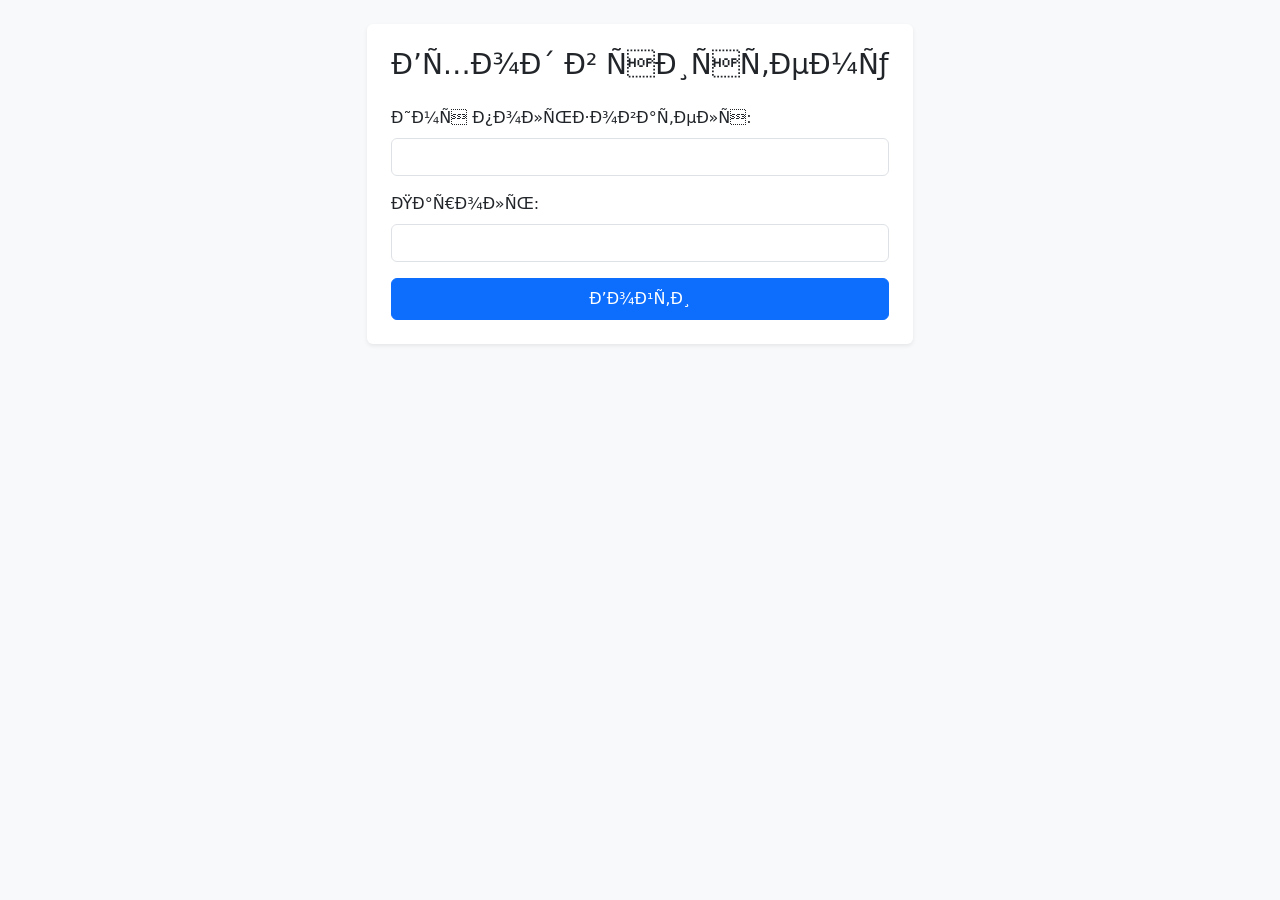
<file: crm2.html>
<!DOCTYPE html>
<html>
<head>
    <base target="_top">
    <meta name="viewport" content="width=device-width, initial-scale=1.0">
    <link href="https://cdn.jsdelivr.net/npm/bootstrap@5.3.3/dist/css/bootstrap.min.css" rel="stylesheet" integrity="sha384-QWTKZyjpPEjISv5WaRU9OFeRpok6YctnYmDr5pNlyT2bRjXh0JMhjY6hW+ALEwIH" crossorigin="anonymous">
    <style>
        body {
            background-color: #f8f9fa;
        }
        /* Убедимся, что карточки в ряду будут одинаковой высоты */
        .meeting-card {
            height: 100%;
        }
    </style>
</head>
<body>
<div class="container my-3 my-md-4">
    <div id="login-screen">
        <div class="row justify-content-center">
            <div class="col-12 col-md-8 col-lg-6">
                <div class="card shadow-sm border-0">
                    <div class="card-body p-4">
                        <h1 class="card-title text-center h3 mb-4">Вход в систему</h1>
                        <form id="login-form">
                            <div class="mb-3"><label for="username" class="form-label">Имя пользователя:</label><input type="text" id="username" class="form-control" required></div>
                            <div class="mb-3"><label for="password" class="form-label">Пароль:</label><input type="password" id="password" class="form-control" required></div>
                            <button type="submit" id="login-button" class="btn btn-primary w-100 py-2">Войти</button>
                            <p id="login-error" class="text-danger text-center mt-3 d-none"></p>
                        </form>
                    </div>
                </div>
            </div>
        </div>
    </div>

    <div id="main-app" class="d-none">
        <header class="d-flex flex-column flex-md-row justify-content-between align-items-center text-center mb-4 pb-3 border-bottom">
            <h1 id="manager-header" class="h4 mb-3 mb-md-0"></h1>
            <div class="d-flex gap-2 justify-content-center">
                <button id="show-add-form-btn" class="btn btn-primary">Создать встречу</button>
                <button id="logout-btn" class="btn btn-secondary">Выйти</button>
            </div>
        </header>
        
        <main id="view-meetings">
            <h2 class="h3 mb-4 text-center">Встречи на сегодня</h2>
            <div id="meetings-list" class="row g-3"></div>
        </main>

        <section id="form-section" class="d-none mt-4">
            <h2 id="form-title" class="h3 mb-3 text-center">Новая встреча</h2>
            <form id="meeting-form" class="p-4 bg-light border rounded-3">
                <input type="hidden" id="meeting-id">
                <div class="row g-3">
                   <div class="col-md-6"><label for="meeting-date" class="form-label">Дата:</label><input type="date" id="meeting-date" class="form-control" required></div>
                   <div class="col-md-6"><label for="meeting-time" class="form-label">Время:</label><input type="time" id="meeting-time" class="form-control" required></div>
                   <div class="col-12"><label for="client-name" class="form-label">Клиент:</label><input type="text" id="client-name" class="form-control" required></div>
                   <div class="col-12"><label for="purpose" class="form-label">Цель:</label><select id="purpose" class="form-select" required></select></div>
                   <div class="col-md-6"><label for="phone" class="form-label">Телефон:</label><input type="tel" id="phone" class="form-control" required></div>
                   <div class="col-md-6"><label for="status" class="form-label">Статус:</label><select id="status" class="form-select"><option value="В работе">В работе</option><option value="Завершена">Завершена</option><option value="Перенос">Перенос</option><option value="Отмена">Отмена</option></select></div>
                   <div class="col-12"><label for="location" class="form-label">Геолокация:</label><div class="input-group"><input type="text" id="location" class="form-control"><button class="btn btn-outline-secondary" type="button" id="get-location-btn">📍 Определить</button></div></div>
                </div>
                <div class="d-flex gap-2 mt-4"><button type="submit" id="save-button" class="btn btn-primary">Сохранить</button><button type="button" id="cancel-btn" class="btn btn-secondary">Отмена</button></div>
            </form>
        </section>
    </div>
</div>

<script>
    const HIDDEN_CLASS = 'd-none'; 
    let currentUser = null, todaysMeetings = [], currentEditingMeeting = null;
    const meetingsList = document.getElementById('meetings-list');
    
    document.addEventListener('DOMContentLoaded', (event) => {
        document.getElementById('login-form').addEventListener('submit', handleLogin);
        document.getElementById('logout-btn').addEventListener('click', () => window.location.reload());
        document.getElementById('show-add-form-btn').addEventListener('click', showAddForm);
        document.getElementById('meeting-form').addEventListener('submit', handleFormSubmit);
        document.getElementById('cancel-btn').addEventListener('click', () => showForm(false));
        document.getElementById('get-location-btn').addEventListener('click', handleGetLocationClick);
    });

    function displayMeetingsForToday() {
        meetingsList.innerHTML = '';
        if (todaysMeetings.length === 0) {
            meetingsList.innerHTML = '<p class="col-12 text-center text-muted">На сегодня встреч нет.</p>';
            return;
        }
        todaysMeetings.sort((a,b) => a.Time.localeCompare(b.Time)).forEach(m => {
            let actionButtons = `<button class="btn btn-sm btn-outline-secondary edit-btn" data-id="${m.ID}">Изменить</button><button class="btn btn-sm btn-outline-info geo-btn" data-id="${m.ID}">📍 Geo</button>`;
            if (m.Status !== 'Завершена' && m.Status !== 'Отмена') {
                actionButtons += `<button class="btn btn-sm btn-success complete-btn" data-id="${m.ID}">Завершить</button>`;
            }
            const cardHtml = `
            <div class="col-12 col-md-6">
                <div class="card meeting-card shadow-sm">
                    <div class="card-body d-flex flex-column">
                        <div class="flex-grow-1">
                            <h5 class="card-title">${m.Time} - ${m.Client}</h5>
                            <p class="card-text mb-1"><small class="text-muted">Цель: ${m.Purpose}</small></p>
                            <p class="card-text mb-1"><small class="text-muted">Адрес: ${m.Location || 'Не указан'}</small></p>
                            <p class="card-text mt-3"><strong>Статус:</strong> ${m.Status || 'Не указан'}</p>
                        </div>
                        <div class="d-flex gap-2 mt-3 flex-wrap">
                            ${actionButtons}
                        </div>
                    </div>
                </div>
            </div>`;
            meetingsList.innerHTML += cardHtml;
        });
        document.querySelectorAll('.edit-btn').forEach(btn => btn.addEventListener('click', handleEditClick));
        document.querySelectorAll('.complete-btn').forEach(btn => btn.addEventListener('click', handleCompleteClick));
        document.querySelectorAll('.geo-btn').forEach(btn => btn.addEventListener('click', handleGeoClick));
        
        window.scrollTo(0, 0); // Прокрутка наверх после отрисовки
    }
    
    // --- Остальные JS функции ---
    function handleLogin(e) { e.preventDefault(); document.getElementById('login-button').disabled = true; google.script.run.withSuccessHandler(onLoginSuccess).withFailureHandler(onFailure).loginUser(document.getElementById('username').value, document.getElementById('password').value); }
    function onLoginSuccess(result) { currentUser = result.login; document.getElementById('manager-header').textContent = `Менеджер: ${currentUser}`; document.getElementById('login-screen').classList.add(HIDDEN_CLASS); document.getElementById('main-app').classList.remove(HIDDEN_CLASS); loadInitialData(); }
    function loadInitialData() { meetingsList.innerHTML = '<div class="col-12 text-center"><div class="spinner-border text-primary" role="status"><span class="visually-hidden">Loading...</span></div></div>'; google.script.run.withSuccessHandler(onDataLoaded).withFailureHandler(onFailure).getInitialData(currentUser); }
    function onDataLoaded(data) { todaysMeetings = data.meetings; populatePurposes(data.purposes); displayMeetingsForToday(); }
    function populatePurposes(purposes) { const purposeSelect = document.getElementById('purpose'); purposeSelect.innerHTML = '<option value="">-- Выберите цель --</option>'; purposes.forEach(p => { purposeSelect.innerHTML += `<option value="${p.Purpose}">${p.Purpose}</option>`; }); }
    async function handleGetLocationClick() { const btn = document.getElementById('get-location-btn'); const input = document.getElementById('location'); const originalText = btn.innerHTML; btn.disabled = true; btn.textContent = '...'; try { const address = await getAddressFromGeolocation(); input.value = address; } catch (error) { alert(error.message); } finally { btn.disabled = false; btn.innerHTML = originalText; } }
    async function handleGeoClick(event) { const btn = event.target; btn.disabled = true; const meetingId = btn.dataset.id; const oldMeetingData = todaysMeetings.find(m => m.ID === meetingId); if (!oldMeetingData) return; try { const address = await getAddressFromGeolocation(); const newData = { ...oldMeetingData, Location: address }; google.script.run.withSuccessHandler(onUpdateSuccess).withFailureHandler(onFailure).updateMeeting(newData, oldMeetingData); } catch (error) { alert(error.message); btn.disabled = false; } }
    async function getAddressFromGeolocation() { if (!navigator.geolocation) throw new Error("Геолокация не поддерживается"); return new Promise((resolve, reject) => { navigator.geolocation.getCurrentPosition( async (position) => { try { const response = await fetch(`https://nominatim.openstreetmap.org/reverse?format=json&lat=${position.coords.latitude}&lon=${position.coords.longitude}`); if (!response.ok) return reject(new Error('Ошибка сети')); const data = await response.json(); if (data && data.address) { const addr = data.address; resolve([addr.road, addr.house_number, addr.city || addr.town].filter(Boolean).join(', ')); } else { reject(new Error("Адрес не найден")); } } catch (e) { reject(new Error("Не удалось получить адрес")); } }, () => reject(new Error("Нет доступа к геолокации")), { timeout: 10000 }); }); }
    function handleEditClick(event) { const meetingId = event.target.dataset.id; currentEditingMeeting = todaysMeetings.find(m => m.ID === meetingId); if (!currentEditingMeeting) return; document.getElementById('form-title').textContent = "Редактирование встречи"; const dateParts = currentEditingMeeting.Date.split('.'); document.getElementById('meeting-date').value = `${dateParts[2]}-${dateParts[1]}-${dateParts[0]}`; document.getElementById('meeting-time').value = currentEditingMeeting.Time; document.getElementById('meeting-id').value = currentEditingMeeting.ID; document.getElementById('client-name').value = currentEditingMeeting.Client; document.getElementById('purpose').value = currentEditingMeeting.Purpose; document.getElementById('phone').value = currentEditingMeeting.Phone; document.getElementById('location').value = currentEditingMeeting.Location; document.getElementById('status').value = currentEditingMeeting.Status || 'В работе'; showForm(true); }
    function handleCompleteClick(event) { const btn = event.target; const meetingId = btn.dataset.id; const oldData = todaysMeetings.find(m => m.ID === meetingId); if (!oldData) return; if (!confirm(`Завершить встречу с клиентом "${oldData.Client}"?`)) return; btn.disabled = true; const newData = { ...oldData, Status: 'Завершена' }; google.script.run.withSuccessHandler(onUpdateSuccess).withFailureHandler(onFailure).updateMeeting(newData, oldData); }
    function showAddForm() { currentEditingMeeting = null; document.getElementById('form-title').textContent = "Новая встреча"; document.getElementById('meeting-form').reset(); document.getElementById('meeting-date').value = new Date().toISOString().slice(0, 10); document.getElementById('meeting-id').value = ''; document.getElementById('status').value = 'В работе'; showForm(true); }
    function handleFormSubmit(e) { e.preventDefault(); document.getElementById('save-button').disabled = true; const meetingId = document.getElementById('meeting-id').value; const isUpdating = !!meetingId; const data = { ID: isUpdating ? meetingId : `m${Date.now()}`, Date: document.getElementById('meeting-date').value.split('-').reverse().join('.'), Time: document.getElementById('meeting-time').value, Client: document.getElementById('client-name').value, Purpose: document.getElementById('purpose').value, Phone: document.getElementById('phone').value, Location: document.getElementById('location').value, Status: document.getElementById('status').value, ManagerLogin: currentUser, }; if (isUpdating) { google.script.run.withSuccessHandler(onUpdateSuccess).withFailureHandler(onFailure).updateMeeting(data, currentEditingMeeting); } else { google.script.run.withSuccessHandler(onSaveSuccess).withFailureHandler(onFailure).saveNewMeeting(data); } }
    function onSaveSuccess(result) { loadInitialData(); onActionComplete(); }
    function onUpdateSuccess(result) { loadInitialData(); onActionComplete(); }
    function onActionComplete() { showForm(false); document.getElementById('save-button').disabled = false; }
    function onFailure(error) { alert('Ошибка: ' + error.message); const loginBtn = document.getElementById('login-button'); if(loginBtn) loginBtn.disabled = false; const saveBtn = document.getElementById('save-button'); if(saveBtn) saveBtn.disabled = false; }
    function showForm(show) { document.getElementById('view-meetings').classList.toggle(HIDDEN_CLASS, show); document.getElementById('form-section').classList.toggle(HIDDEN_CLASS, !show); document.querySelector('header').classList.toggle(HIDDEN_CLASS, show); }
</script>
</body>
</html>
</file>
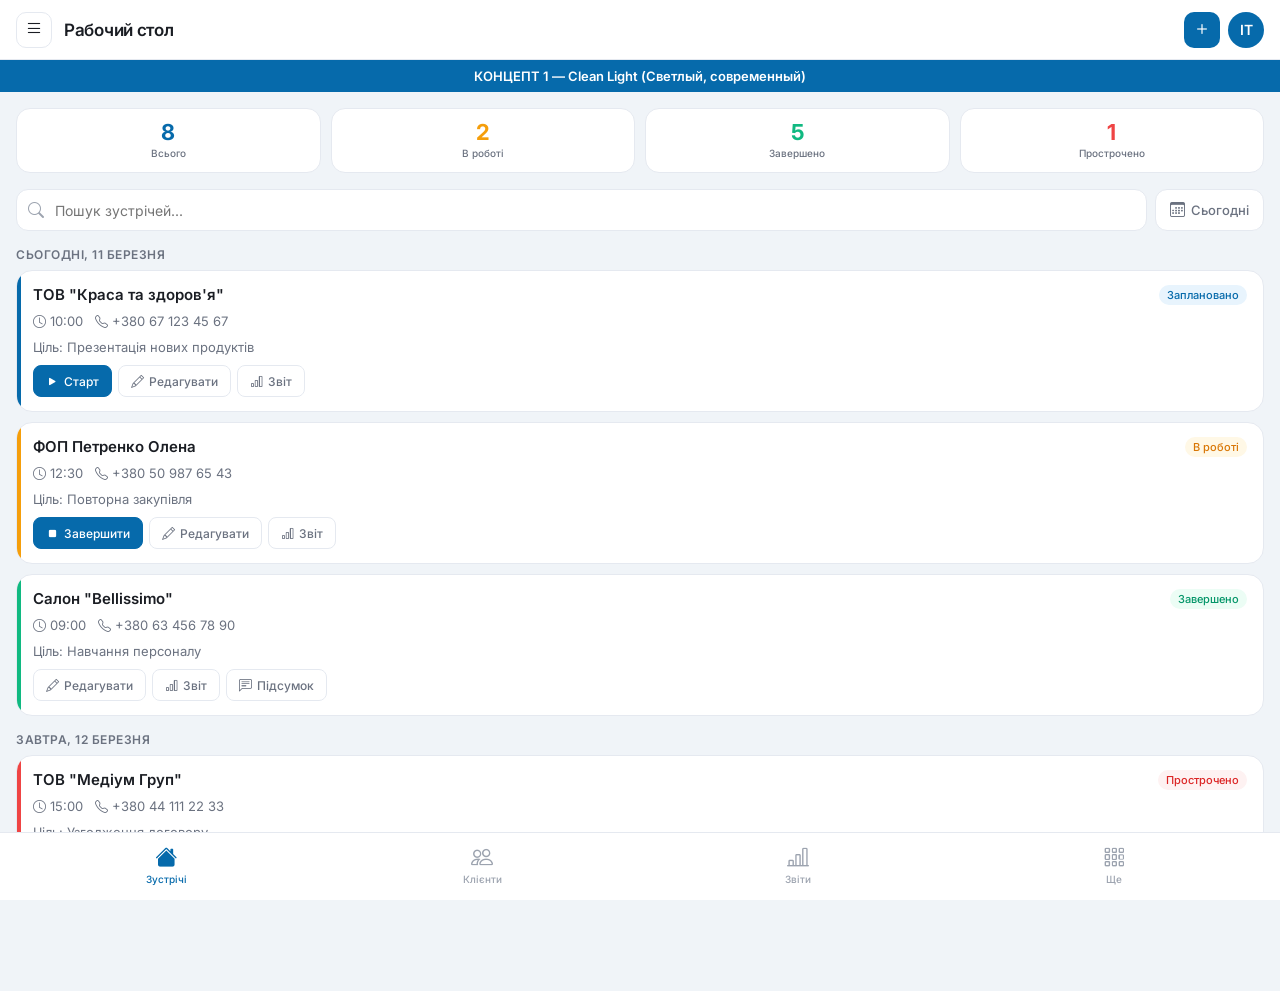
<file: design-concept-1.html>
<!DOCTYPE html>
<html lang="ru">
<head>
<meta charset="UTF-8">
<meta name="viewport" content="width=device-width, initial-scale=1.0, viewport-fit=cover">
<title>Концепт 1 — Clean Light</title>
<link rel="preconnect" href="https://fonts.googleapis.com">
<link rel="preconnect" href="https://fonts.gstatic.com" crossorigin>
<link href="https://fonts.googleapis.com/css2?family=Inter:wght@300;400;500;600;700&display=swap" rel="stylesheet">
<link rel="stylesheet" href="https://cdn.jsdelivr.net/npm/bootstrap-icons@1.11.3/font/bootstrap-icons.min.css">
<style>
* { box-sizing: border-box; margin: 0; padding: 0; }

:root {
    --primary: #066aab;
    --primary-light: #e8f4fd;
    --primary-dark: #044d7f;
    --text-main: #1a1d23;
    --text-secondary: #6b7280;
    --text-muted: #9ca3af;
    --bg: #f0f4f8;
    --card-bg: #ffffff;
    --border: #e5e9f0;
    --header-h: 60px;
    --nav-h: 68px;
    --green: #10b981;
    --orange: #f59e0b;
    --red: #ef4444;
    --blue: #066aab;
    --gray: #6b7280;
}

body {
    font-family: 'Inter', -apple-system, sans-serif;
    background: var(--bg);
    color: var(--text-main);
    padding-top: var(--header-h);
    padding-bottom: var(--nav-h);
    -webkit-font-smoothing: antialiased;
}

/* HEADER */
.header {
    position: fixed;
    top: 0; left: 0; right: 0;
    height: var(--header-h);
    background: var(--card-bg);
    border-bottom: 1px solid var(--border);
    display: flex;
    align-items: center;
    justify-content: space-between;
    padding: 0 16px;
    z-index: 100;
}
.header-left { display: flex; align-items: center; gap: 12px; }
.hamburger {
    width: 36px; height: 36px;
    border-radius: 10px;
    border: 1px solid var(--border);
    background: none;
    display: flex; align-items: center; justify-content: center;
    color: var(--text-main);
    font-size: 18px;
    cursor: pointer;
}
.header-title {
    font-size: 17px;
    font-weight: 600;
    color: var(--text-main);
    letter-spacing: -0.3px;
}
.header-avatar {
    width: 36px; height: 36px;
    border-radius: 50%;
    background: var(--primary);
    color: white;
    display: flex; align-items: center; justify-content: center;
    font-size: 14px;
    font-weight: 600;
}
.header-add {
    width: 36px; height: 36px;
    border-radius: 10px;
    background: var(--primary);
    border: none;
    display: flex; align-items: center; justify-content: center;
    color: white;
    font-size: 20px;
    cursor: pointer;
}

/* MAIN */
.main { padding: 16px; }

/* WIDGETS */
.widgets {
    display: grid;
    grid-template-columns: repeat(4, 1fr);
    gap: 10px;
    margin-bottom: 16px;
}
.widget {
    background: var(--card-bg);
    border-radius: 14px;
    padding: 12px 8px;
    text-align: center;
    border: 1px solid var(--border);
}
.widget-val {
    font-size: 22px;
    font-weight: 700;
    line-height: 1;
    margin-bottom: 4px;
}
.widget-lbl {
    font-size: 10px;
    color: var(--text-secondary);
    font-weight: 500;
    line-height: 1.3;
}
.w-blue .widget-val { color: var(--primary); }
.w-green .widget-val { color: var(--green); }
.w-orange .widget-val { color: var(--orange); }
.w-red .widget-val { color: var(--red); }

/* SEARCH BAR */
.search-row {
    display: flex;
    gap: 8px;
    margin-bottom: 16px;
    align-items: center;
}
.search-wrap {
    flex: 1;
    position: relative;
}
.search-wrap i {
    position: absolute;
    left: 12px;
    top: 50%;
    transform: translateY(-50%);
    color: var(--text-muted);
    font-size: 16px;
}
.search-input {
    width: 100%;
    height: 42px;
    border-radius: 12px;
    border: 1px solid var(--border);
    background: var(--card-bg);
    padding: 0 12px 0 38px;
    font-family: 'Inter', sans-serif;
    font-size: 14px;
    color: var(--text-main);
    outline: none;
}
.search-input:focus { border-color: var(--primary); }
.filter-btn {
    height: 42px;
    padding: 0 14px;
    border-radius: 12px;
    border: 1px solid var(--border);
    background: var(--card-bg);
    font-size: 13px;
    font-weight: 500;
    color: var(--text-secondary);
    cursor: pointer;
    display: flex; align-items: center; gap: 6px;
    white-space: nowrap;
    font-family: 'Inter', sans-serif;
}
.filter-btn i { font-size: 15px; }

/* DATE HEADER */
.date-header {
    font-size: 12px;
    font-weight: 600;
    color: var(--text-secondary);
    text-transform: uppercase;
    letter-spacing: 0.5px;
    margin: 16px 0 8px;
}

/* MEETING CARD */
.meeting-card {
    background: var(--card-bg);
    border-radius: 16px;
    padding: 14px 16px;
    margin-bottom: 10px;
    border: 1px solid var(--border);
    position: relative;
    overflow: hidden;
}
.meeting-card::before {
    content: '';
    position: absolute;
    left: 0; top: 0; bottom: 0;
    width: 4px;
    border-radius: 4px 0 0 4px;
}
.card-planned::before { background: var(--blue); }
.card-active::before { background: var(--orange); }
.card-done::before { background: var(--green); }
.card-cancelled::before { background: var(--gray); }
.card-overdue::before { background: var(--red); }

.card-top {
    display: flex;
    justify-content: space-between;
    align-items: flex-start;
    margin-bottom: 8px;
}
.card-client {
    font-size: 15px;
    font-weight: 600;
    color: var(--text-main);
    line-height: 1.3;
    flex: 1;
    padding-right: 8px;
}
.card-badge {
    font-size: 11px;
    font-weight: 500;
    padding: 3px 8px;
    border-radius: 20px;
    white-space: nowrap;
}
.badge-planned { background: var(--primary-light); color: var(--primary); }
.badge-active { background: #fff8e6; color: #d97706; }
.badge-done { background: #ecfdf5; color: #059669; }
.badge-cancelled { background: #f3f4f6; color: #6b7280; }
.badge-overdue { background: #fef2f2; color: #dc2626; }

.card-meta {
    display: flex;
    align-items: center;
    gap: 12px;
    margin-bottom: 10px;
}
.card-meta-item {
    display: flex;
    align-items: center;
    gap: 4px;
    font-size: 13px;
    color: var(--text-secondary);
}
.card-meta-item i { font-size: 13px; }

.card-purpose {
    font-size: 13px;
    color: var(--text-secondary);
    margin-bottom: 10px;
}

.card-actions {
    display: flex;
    gap: 6px;
    flex-wrap: wrap;
}
.card-btn {
    height: 32px;
    padding: 0 12px;
    border-radius: 8px;
    border: 1px solid var(--border);
    background: none;
    font-size: 12px;
    font-weight: 500;
    color: var(--text-secondary);
    cursor: pointer;
    display: flex; align-items: center; gap: 5px;
    font-family: 'Inter', sans-serif;
}
.card-btn-primary {
    background: var(--primary);
    border-color: var(--primary);
    color: white;
}
.card-btn i { font-size: 13px; }

/* BOTTOM NAV */
.bottom-nav {
    position: fixed;
    bottom: 0; left: 0; right: 0;
    height: var(--nav-h);
    background: var(--card-bg);
    border-top: 1px solid var(--border);
    display: flex;
    z-index: 100;
    padding: 0 8px;
}
.nav-item {
    flex: 1;
    display: flex;
    flex-direction: column;
    align-items: center;
    justify-content: center;
    gap: 3px;
    text-decoration: none;
    color: var(--text-muted);
    font-size: 10px;
    font-weight: 500;
    border: none;
    background: none;
    cursor: pointer;
    font-family: 'Inter', sans-serif;
    transition: color 0.2s;
    padding-bottom: 4px;
}
.nav-item i { font-size: 22px; }
.nav-item.active {
    color: var(--primary);
}
.nav-item.active i {
    font-size: 22px;
}

/* LABEL */
.concept-label {
    background: var(--primary);
    color: white;
    text-align: center;
    padding: 8px;
    font-size: 13px;
    font-weight: 600;
    position: fixed;
    top: 0; left: 0; right: 0;
    z-index: 200;
}
</style>
</head>
<body>

<div class="concept-label" style="position:relative; margin-bottom:0;">
    КОНЦЕПТ 1 — Clean Light (Светлый, современный)
</div>

<!-- HEADER -->
<header class="header">
    <div class="header-left">
        <button class="hamburger"><i class="bi bi-list"></i></button>
        <span class="header-title">Рабочий стол</span>
    </div>
    <div style="display:flex;gap:8px;align-items:center;">
        <button class="header-add"><i class="bi bi-plus"></i></button>
        <div class="header-avatar">ІТ</div>
    </div>
</header>

<!-- MAIN -->
<main class="main">

    <!-- WIDGETS -->
    <div class="widgets">
        <div class="widget w-blue">
            <div class="widget-val">8</div>
            <div class="widget-lbl">Всього</div>
        </div>
        <div class="widget w-orange">
            <div class="widget-val">2</div>
            <div class="widget-lbl">В роботі</div>
        </div>
        <div class="widget w-green">
            <div class="widget-val">5</div>
            <div class="widget-lbl">Завершено</div>
        </div>
        <div class="widget w-red">
            <div class="widget-val">1</div>
            <div class="widget-lbl">Прострочено</div>
        </div>
    </div>

    <!-- SEARCH -->
    <div class="search-row">
        <div class="search-wrap">
            <i class="bi bi-search"></i>
            <input class="search-input" type="text" placeholder="Пошук зустрічей...">
        </div>
        <button class="filter-btn">
            <i class="bi bi-calendar3"></i> Сьогодні
        </button>
    </div>

    <!-- DATE GROUP -->
    <div class="date-header">Сьогодні, 11 березня</div>

    <!-- CARD 1 — Planned -->
    <div class="meeting-card card-planned">
        <div class="card-top">
            <div class="card-client">ТОВ "Краса та здоров'я"</div>
            <span class="card-badge badge-planned">Заплановано</span>
        </div>
        <div class="card-meta">
            <div class="card-meta-item"><i class="bi bi-clock"></i> 10:00</div>
            <div class="card-meta-item"><i class="bi bi-telephone"></i> +380 67 123 45 67</div>
        </div>
        <div class="card-purpose">Ціль: Презентація нових продуктів</div>
        <div class="card-actions">
            <button class="card-btn card-btn-primary"><i class="bi bi-play-fill"></i> Старт</button>
            <button class="card-btn"><i class="bi bi-pencil"></i> Редагувати</button>
            <button class="card-btn"><i class="bi bi-bar-chart"></i> Звіт</button>
        </div>
    </div>

    <!-- CARD 2 — Active -->
    <div class="meeting-card card-active">
        <div class="card-top">
            <div class="card-client">ФОП Петренко Олена</div>
            <span class="card-badge badge-active">В роботі</span>
        </div>
        <div class="card-meta">
            <div class="card-meta-item"><i class="bi bi-clock"></i> 12:30</div>
            <div class="card-meta-item"><i class="bi bi-telephone"></i> +380 50 987 65 43</div>
        </div>
        <div class="card-purpose">Ціль: Повторна закупівля</div>
        <div class="card-actions">
            <button class="card-btn card-btn-primary"><i class="bi bi-stop-fill"></i> Завершити</button>
            <button class="card-btn"><i class="bi bi-pencil"></i> Редагувати</button>
            <button class="card-btn"><i class="bi bi-bar-chart"></i> Звіт</button>
        </div>
    </div>

    <!-- CARD 3 — Done -->
    <div class="meeting-card card-done">
        <div class="card-top">
            <div class="card-client">Салон "Bellissimo"</div>
            <span class="card-badge badge-done">Завершено</span>
        </div>
        <div class="card-meta">
            <div class="card-meta-item"><i class="bi bi-clock"></i> 09:00</div>
            <div class="card-meta-item"><i class="bi bi-telephone"></i> +380 63 456 78 90</div>
        </div>
        <div class="card-purpose">Ціль: Навчання персоналу</div>
        <div class="card-actions">
            <button class="card-btn"><i class="bi bi-pencil"></i> Редагувати</button>
            <button class="card-btn"><i class="bi bi-bar-chart"></i> Звіт</button>
            <button class="card-btn"><i class="bi bi-chat-left-text"></i> Підсумок</button>
        </div>
    </div>

    <!-- DATE GROUP 2 -->
    <div class="date-header">Завтра, 12 березня</div>

    <!-- CARD 4 — Overdue -->
    <div class="meeting-card card-overdue">
        <div class="card-top">
            <div class="card-client">ТОВ "Медіум Груп"</div>
            <span class="card-badge badge-overdue">Прострочено</span>
        </div>
        <div class="card-meta">
            <div class="card-meta-item"><i class="bi bi-clock"></i> 15:00</div>
            <div class="card-meta-item"><i class="bi bi-telephone"></i> +380 44 111 22 33</div>
        </div>
        <div class="card-purpose">Ціль: Узгодження договору</div>
        <div class="card-actions">
            <button class="card-btn card-btn-primary"><i class="bi bi-arrow-clockwise"></i> Перенести</button>
            <button class="card-btn"><i class="bi bi-pencil"></i> Редагувати</button>
        </div>
    </div>

</main>

<!-- BOTTOM NAV -->
<nav class="bottom-nav">
    <button class="nav-item active">
        <i class="bi bi-house-fill"></i>
        Зустрічі
    </button>
    <button class="nav-item">
        <i class="bi bi-people"></i>
        Клієнти
    </button>
    <button class="nav-item">
        <i class="bi bi-bar-chart-line"></i>
        Звіти
    </button>
    <button class="nav-item">
        <i class="bi bi-grid-3x3-gap"></i>
        Ще
    </button>
</nav>

</body>
</html>
</file>
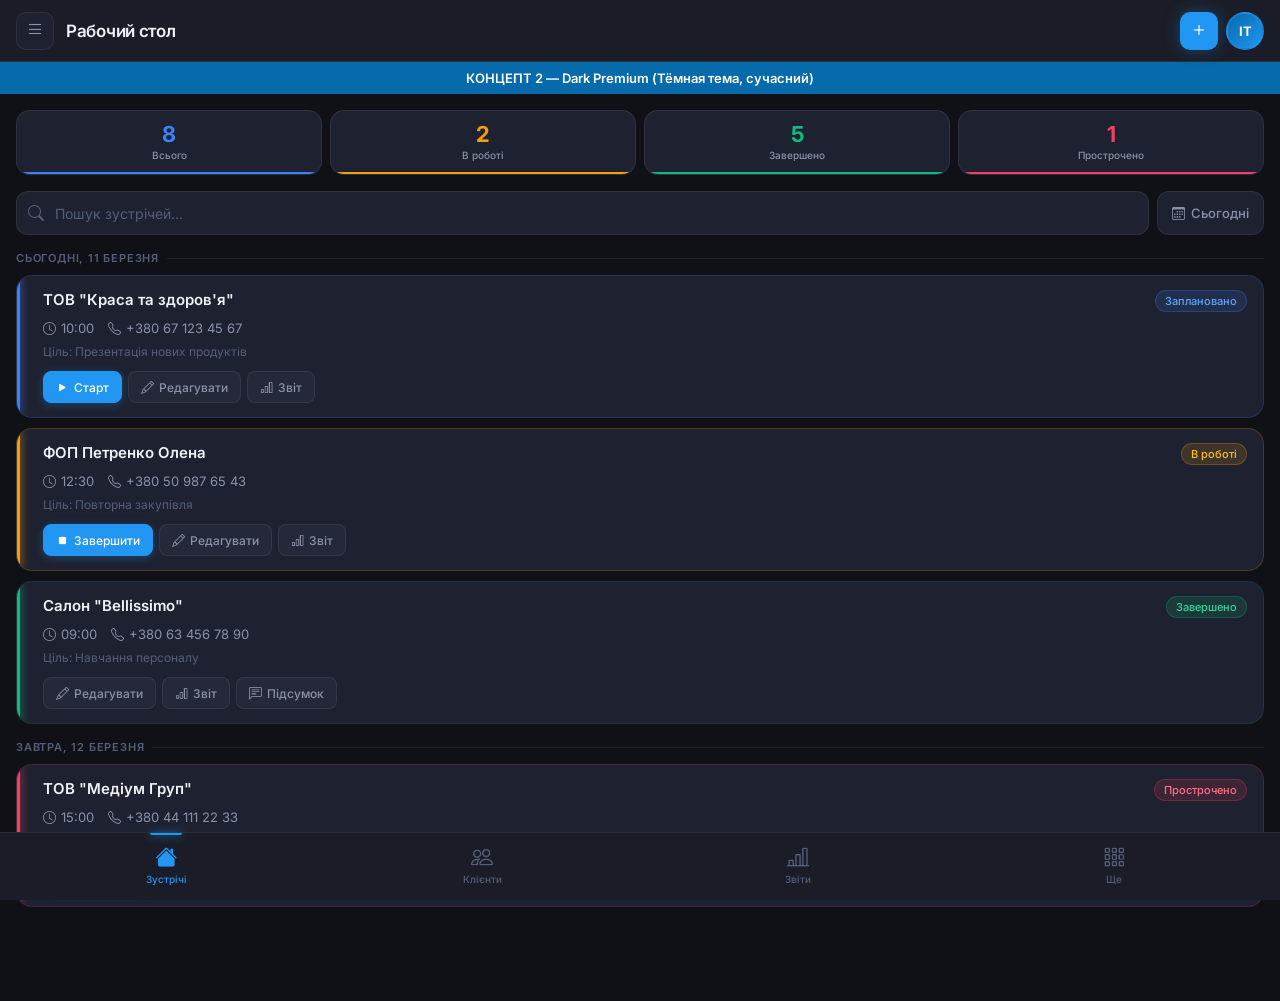
<file: design-concept-2.html>
<!DOCTYPE html>
<html lang="ru">
<head>
<meta charset="UTF-8">
<meta name="viewport" content="width=device-width, initial-scale=1.0, viewport-fit=cover">
<title>Концепт 2 — Dark Premium</title>
<link rel="preconnect" href="https://fonts.googleapis.com">
<link rel="preconnect" href="https://fonts.gstatic.com" crossorigin>
<link href="https://fonts.googleapis.com/css2?family=Inter:wght@300;400;500;600;700&display=swap" rel="stylesheet">
<link rel="stylesheet" href="https://cdn.jsdelivr.net/npm/bootstrap-icons@1.11.3/font/bootstrap-icons.min.css">
<style>
* { box-sizing: border-box; margin: 0; padding: 0; }

:root {
    --primary: #2196f3;
    --primary-glow: rgba(33, 150, 243, 0.15);
    --accent: #066aab;
    --bg: #0f1117;
    --bg2: #1a1d27;
    --card: #1e2130;
    --card2: #252839;
    --border: rgba(255,255,255,0.07);
    --border-active: rgba(33,150,243,0.4);
    --text-main: #f0f2f8;
    --text-secondary: #8b92a8;
    --text-muted: #555e78;
    --green: #10b981;
    --orange: #f59e0b;
    --red: #f43f5e;
    --blue: #3b82f6;
    --header-h: 62px;
    --nav-h: 68px;
}

body {
    font-family: 'Inter', -apple-system, sans-serif;
    background: var(--bg);
    color: var(--text-main);
    padding-top: var(--header-h);
    padding-bottom: var(--nav-h);
    -webkit-font-smoothing: antialiased;
    min-height: 100vh;
}

/* HEADER */
.header {
    position: fixed;
    top: 0; left: 0; right: 0;
    height: var(--header-h);
    background: var(--bg2);
    border-bottom: 1px solid var(--border);
    display: flex;
    align-items: center;
    justify-content: space-between;
    padding: 0 16px;
    z-index: 100;
    backdrop-filter: blur(10px);
}
.header-left { display: flex; align-items: center; gap: 12px; }
.hamburger {
    width: 38px; height: 38px;
    border-radius: 10px;
    border: 1px solid var(--border);
    background: var(--card);
    display: flex; align-items: center; justify-content: center;
    color: var(--text-secondary);
    font-size: 18px;
    cursor: pointer;
}
.header-title {
    font-size: 17px;
    font-weight: 600;
    color: var(--text-main);
    letter-spacing: -0.3px;
}
.header-right { display: flex; gap: 8px; align-items: center; }
.header-add {
    width: 38px; height: 38px;
    border-radius: 10px;
    background: var(--primary);
    border: none;
    display: flex; align-items: center; justify-content: center;
    color: white;
    font-size: 20px;
    cursor: pointer;
    box-shadow: 0 0 16px rgba(33,150,243,0.35);
}
.header-avatar {
    width: 38px; height: 38px;
    border-radius: 50%;
    background: linear-gradient(135deg, #066aab, #2196f3);
    color: white;
    display: flex; align-items: center; justify-content: center;
    font-size: 13px;
    font-weight: 700;
    border: 2px solid var(--border-active);
}

/* MAIN */
.main { padding: 16px; }

/* WIDGETS */
.widgets {
    display: grid;
    grid-template-columns: repeat(4, 1fr);
    gap: 8px;
    margin-bottom: 16px;
}
.widget {
    background: var(--card);
    border-radius: 14px;
    padding: 12px 8px;
    text-align: center;
    border: 1px solid var(--border);
    position: relative;
    overflow: hidden;
}
.widget::after {
    content: '';
    position: absolute;
    bottom: 0; left: 0; right: 0;
    height: 2px;
    border-radius: 0 0 14px 14px;
}
.w-blue::after { background: var(--blue); }
.w-green::after { background: var(--green); }
.w-orange::after { background: var(--orange); }
.w-red::after { background: var(--red); }

.widget-val {
    font-size: 22px;
    font-weight: 700;
    line-height: 1;
    margin-bottom: 4px;
}
.widget-lbl {
    font-size: 10px;
    color: var(--text-secondary);
    font-weight: 500;
    line-height: 1.3;
}
.w-blue .widget-val { color: var(--blue); }
.w-green .widget-val { color: var(--green); }
.w-orange .widget-val { color: var(--orange); }
.w-red .widget-val { color: var(--red); }

/* SEARCH BAR */
.search-row {
    display: flex;
    gap: 8px;
    margin-bottom: 16px;
    align-items: center;
}
.search-wrap {
    flex: 1;
    position: relative;
}
.search-wrap i {
    position: absolute;
    left: 12px;
    top: 50%;
    transform: translateY(-50%);
    color: var(--text-muted);
    font-size: 16px;
}
.search-input {
    width: 100%;
    height: 44px;
    border-radius: 12px;
    border: 1px solid var(--border);
    background: var(--card);
    padding: 0 12px 0 38px;
    font-family: 'Inter', sans-serif;
    font-size: 14px;
    color: var(--text-main);
    outline: none;
    transition: border-color 0.2s;
}
.search-input::placeholder { color: var(--text-muted); }
.search-input:focus { border-color: var(--primary); background: var(--card2); }

.filter-btn {
    height: 44px;
    padding: 0 14px;
    border-radius: 12px;
    border: 1px solid var(--border);
    background: var(--card);
    font-size: 13px;
    font-weight: 500;
    color: var(--text-secondary);
    cursor: pointer;
    display: flex; align-items: center; gap: 6px;
    white-space: nowrap;
    font-family: 'Inter', sans-serif;
    transition: border-color 0.2s;
}
.filter-btn:hover { border-color: var(--primary); }

/* DATE HEADER */
.date-header {
    display: flex;
    align-items: center;
    gap: 8px;
    margin: 16px 0 10px;
}
.date-header-text {
    font-size: 11px;
    font-weight: 600;
    color: var(--text-muted);
    text-transform: uppercase;
    letter-spacing: 0.8px;
}
.date-header-line {
    flex: 1;
    height: 1px;
    background: var(--border);
}

/* MEETING CARD */
.meeting-card {
    background: var(--card);
    border-radius: 16px;
    padding: 14px 16px;
    margin-bottom: 10px;
    border: 1px solid var(--border);
    position: relative;
    overflow: hidden;
    transition: border-color 0.2s, transform 0.15s;
}
.meeting-card:active { transform: scale(0.99); }

.card-glow {
    position: absolute;
    top: 0; left: 0; bottom: 0;
    width: 3px;
    border-radius: 3px 0 0 3px;
}
.card-planned .card-glow { background: var(--blue); box-shadow: 0 0 8px var(--blue); }
.card-active .card-glow { background: var(--orange); box-shadow: 0 0 8px var(--orange); }
.card-done .card-glow { background: var(--green); box-shadow: 0 0 8px var(--green); }
.card-cancelled .card-glow { background: var(--text-muted); }
.card-overdue .card-glow { background: var(--red); box-shadow: 0 0 8px var(--red); }

.card-planned { border-color: rgba(59,130,246,0.2); }
.card-active { border-color: rgba(245,158,11,0.2); }
.card-done { border-color: rgba(16,185,129,0.15); }
.card-overdue { border-color: rgba(244,63,94,0.2); }

.card-top {
    display: flex;
    justify-content: space-between;
    align-items: flex-start;
    margin-bottom: 8px;
    padding-left: 10px;
}
.card-client {
    font-size: 15px;
    font-weight: 600;
    color: var(--text-main);
    line-height: 1.3;
    flex: 1;
    padding-right: 8px;
}
.card-badge {
    font-size: 11px;
    font-weight: 500;
    padding: 3px 9px;
    border-radius: 20px;
}
.badge-planned { background: rgba(59,130,246,0.15); color: #60a5fa; border: 1px solid rgba(59,130,246,0.25); }
.badge-active { background: rgba(245,158,11,0.15); color: #fbbf24; border: 1px solid rgba(245,158,11,0.25); }
.badge-done { background: rgba(16,185,129,0.15); color: #34d399; border: 1px solid rgba(16,185,129,0.25); }
.badge-cancelled { background: rgba(139,146,168,0.1); color: #8b92a8; border: 1px solid rgba(139,146,168,0.2); }
.badge-overdue { background: rgba(244,63,94,0.15); color: #fb7185; border: 1px solid rgba(244,63,94,0.25); }

.card-meta {
    display: flex;
    align-items: center;
    gap: 14px;
    margin-bottom: 8px;
    padding-left: 10px;
}
.card-meta-item {
    display: flex;
    align-items: center;
    gap: 5px;
    font-size: 13px;
    color: var(--text-secondary);
}
.card-meta-item i { font-size: 13px; }

.card-purpose {
    font-size: 12px;
    color: var(--text-muted);
    margin-bottom: 12px;
    padding-left: 10px;
}

.card-actions {
    display: flex;
    gap: 6px;
    padding-left: 10px;
    flex-wrap: wrap;
}
.card-btn {
    height: 32px;
    padding: 0 12px;
    border-radius: 8px;
    border: 1px solid var(--border);
    background: var(--card2);
    font-size: 12px;
    font-weight: 500;
    color: var(--text-secondary);
    cursor: pointer;
    display: flex; align-items: center; gap: 5px;
    font-family: 'Inter', sans-serif;
    transition: background 0.2s;
}
.card-btn:hover { background: rgba(255,255,255,0.08); }
.card-btn-primary {
    background: var(--primary);
    border-color: var(--primary);
    color: white;
    box-shadow: 0 2px 10px rgba(33,150,243,0.3);
}
.card-btn-primary:hover { background: #1976d2; }
.card-btn i { font-size: 13px; }

/* BOTTOM NAV */
.bottom-nav {
    position: fixed;
    bottom: 0; left: 0; right: 0;
    height: var(--nav-h);
    background: var(--bg2);
    border-top: 1px solid var(--border);
    display: flex;
    z-index: 100;
    padding: 0 8px;
    backdrop-filter: blur(10px);
}
.nav-item {
    flex: 1;
    display: flex;
    flex-direction: column;
    align-items: center;
    justify-content: center;
    gap: 3px;
    text-decoration: none;
    color: var(--text-muted);
    font-size: 10px;
    font-weight: 500;
    border: none;
    background: none;
    cursor: pointer;
    font-family: 'Inter', sans-serif;
    transition: color 0.2s;
    padding-bottom: 4px;
    position: relative;
}
.nav-item i { font-size: 22px; }
.nav-item.active { color: var(--primary); }
.nav-item.active::before {
    content: '';
    position: absolute;
    top: 0;
    width: 32px;
    height: 2px;
    background: var(--primary);
    border-radius: 0 0 4px 4px;
    box-shadow: 0 0 8px var(--primary);
}
</style>
</head>
<body>

<div style="background:#066aab;color:white;text-align:center;padding:8px;font-size:13px;font-weight:600;font-family:Inter,sans-serif;position:relative;">
    КОНЦЕПТ 2 — Dark Premium (Тёмная тема, сучасний)
</div>

<!-- HEADER -->
<header class="header">
    <div class="header-left">
        <button class="hamburger"><i class="bi bi-list"></i></button>
        <span class="header-title">Рабочий стол</span>
    </div>
    <div class="header-right">
        <button class="header-add"><i class="bi bi-plus"></i></button>
        <div class="header-avatar">ІТ</div>
    </div>
</header>

<!-- MAIN -->
<main class="main">

    <!-- WIDGETS -->
    <div class="widgets">
        <div class="widget w-blue">
            <div class="widget-val">8</div>
            <div class="widget-lbl">Всього</div>
        </div>
        <div class="widget w-orange">
            <div class="widget-val">2</div>
            <div class="widget-lbl">В роботі</div>
        </div>
        <div class="widget w-green">
            <div class="widget-val">5</div>
            <div class="widget-lbl">Завершено</div>
        </div>
        <div class="widget w-red">
            <div class="widget-val">1</div>
            <div class="widget-lbl">Прострочено</div>
        </div>
    </div>

    <!-- SEARCH -->
    <div class="search-row">
        <div class="search-wrap">
            <i class="bi bi-search"></i>
            <input class="search-input" type="text" placeholder="Пошук зустрічей...">
        </div>
        <button class="filter-btn">
            <i class="bi bi-calendar3"></i> Сьогодні
        </button>
    </div>

    <!-- DATE GROUP -->
    <div class="date-header">
        <span class="date-header-text">Сьогодні, 11 березня</span>
        <div class="date-header-line"></div>
    </div>

    <!-- CARD 1 — Planned -->
    <div class="meeting-card card-planned">
        <div class="card-glow"></div>
        <div class="card-top">
            <div class="card-client">ТОВ "Краса та здоров'я"</div>
            <span class="card-badge badge-planned">Заплановано</span>
        </div>
        <div class="card-meta">
            <div class="card-meta-item"><i class="bi bi-clock"></i> 10:00</div>
            <div class="card-meta-item"><i class="bi bi-telephone"></i> +380 67 123 45 67</div>
        </div>
        <div class="card-purpose">Ціль: Презентація нових продуктів</div>
        <div class="card-actions">
            <button class="card-btn card-btn-primary"><i class="bi bi-play-fill"></i> Старт</button>
            <button class="card-btn"><i class="bi bi-pencil"></i> Редагувати</button>
            <button class="card-btn"><i class="bi bi-bar-chart"></i> Звіт</button>
        </div>
    </div>

    <!-- CARD 2 — Active -->
    <div class="meeting-card card-active">
        <div class="card-glow"></div>
        <div class="card-top">
            <div class="card-client">ФОП Петренко Олена</div>
            <span class="card-badge badge-active">В роботі</span>
        </div>
        <div class="card-meta">
            <div class="card-meta-item"><i class="bi bi-clock"></i> 12:30</div>
            <div class="card-meta-item"><i class="bi bi-telephone"></i> +380 50 987 65 43</div>
        </div>
        <div class="card-purpose">Ціль: Повторна закупівля</div>
        <div class="card-actions">
            <button class="card-btn card-btn-primary"><i class="bi bi-stop-fill"></i> Завершити</button>
            <button class="card-btn"><i class="bi bi-pencil"></i> Редагувати</button>
            <button class="card-btn"><i class="bi bi-bar-chart"></i> Звіт</button>
        </div>
    </div>

    <!-- CARD 3 — Done -->
    <div class="meeting-card card-done">
        <div class="card-glow"></div>
        <div class="card-top">
            <div class="card-client">Салон "Bellissimo"</div>
            <span class="card-badge badge-done">Завершено</span>
        </div>
        <div class="card-meta">
            <div class="card-meta-item"><i class="bi bi-clock"></i> 09:00</div>
            <div class="card-meta-item"><i class="bi bi-telephone"></i> +380 63 456 78 90</div>
        </div>
        <div class="card-purpose">Ціль: Навчання персоналу</div>
        <div class="card-actions">
            <button class="card-btn"><i class="bi bi-pencil"></i> Редагувати</button>
            <button class="card-btn"><i class="bi bi-bar-chart"></i> Звіт</button>
            <button class="card-btn"><i class="bi bi-chat-left-text"></i> Підсумок</button>
        </div>
    </div>

    <!-- DATE GROUP 2 -->
    <div class="date-header">
        <span class="date-header-text">Завтра, 12 березня</span>
        <div class="date-header-line"></div>
    </div>

    <!-- CARD 4 — Overdue -->
    <div class="meeting-card card-overdue">
        <div class="card-glow"></div>
        <div class="card-top">
            <div class="card-client">ТОВ "Медіум Груп"</div>
            <span class="card-badge badge-overdue">Прострочено</span>
        </div>
        <div class="card-meta">
            <div class="card-meta-item"><i class="bi bi-clock"></i> 15:00</div>
            <div class="card-meta-item"><i class="bi bi-telephone"></i> +380 44 111 22 33</div>
        </div>
        <div class="card-purpose">Ціль: Узгодження договору</div>
        <div class="card-actions">
            <button class="card-btn card-btn-primary"><i class="bi bi-arrow-clockwise"></i> Перенести</button>
            <button class="card-btn"><i class="bi bi-pencil"></i> Редагувати</button>
        </div>
    </div>

</main>

<!-- BOTTOM NAV -->
<nav class="bottom-nav">
    <button class="nav-item active">
        <i class="bi bi-house-fill"></i>
        Зустрічі
    </button>
    <button class="nav-item">
        <i class="bi bi-people"></i>
        Клієнти
    </button>
    <button class="nav-item">
        <i class="bi bi-bar-chart-line"></i>
        Звіти
    </button>
    <button class="nav-item">
        <i class="bi bi-grid-3x3-gap"></i>
        Ще
    </button>
</nav>

</body>
</html>
</file>
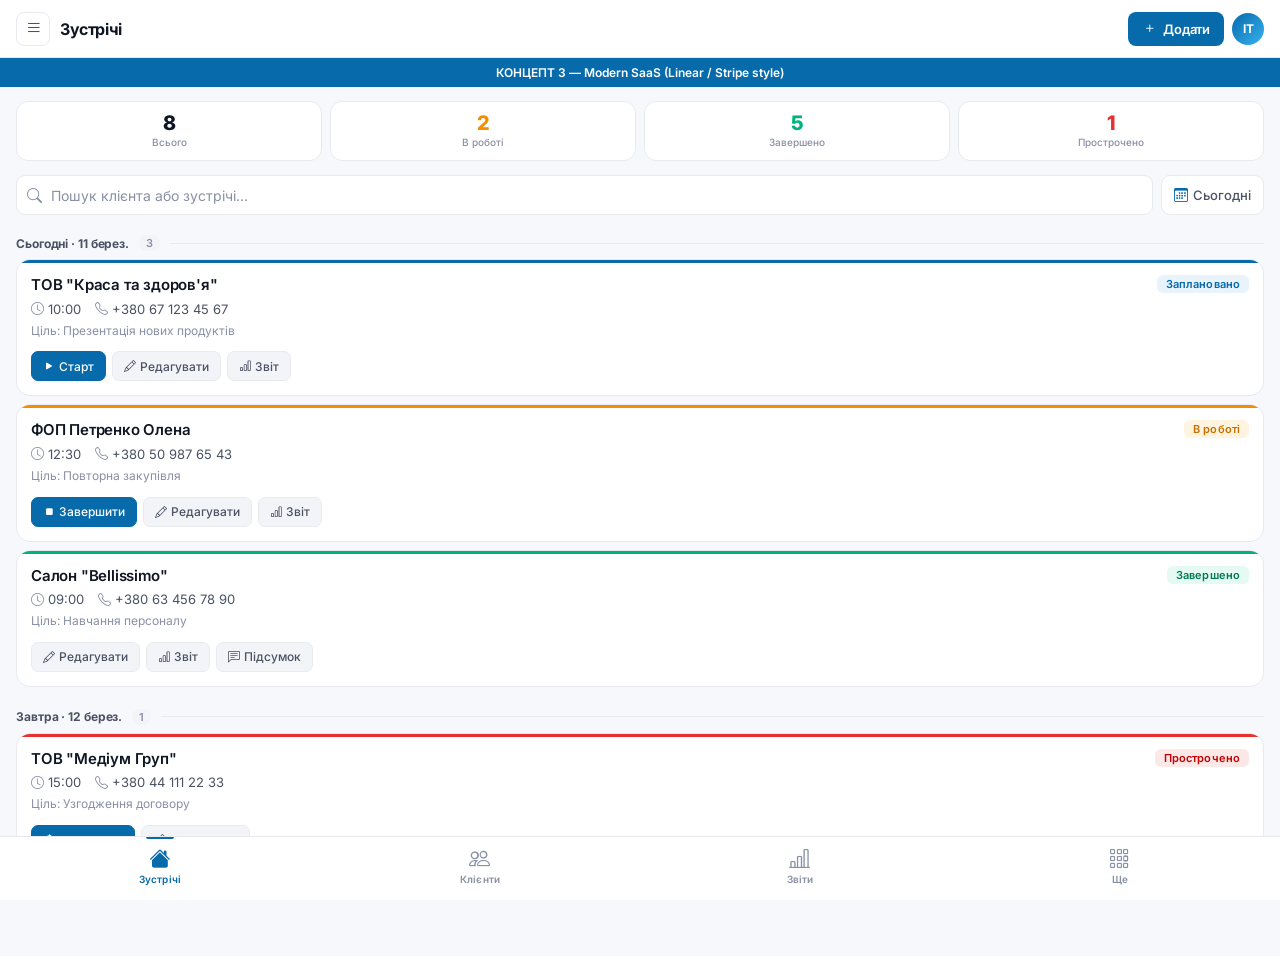
<file: design-concept-3.html>
<!DOCTYPE html>
<html lang="ru">
<head>
<meta charset="UTF-8">
<meta name="viewport" content="width=device-width, initial-scale=1.0, viewport-fit=cover">
<title>Концепт 3 — Modern SaaS</title>
<link rel="preconnect" href="https://fonts.googleapis.com">
<link rel="preconnect" href="https://fonts.gstatic.com" crossorigin>
<link href="https://fonts.googleapis.com/css2?family=Inter:wght@300;400;500;600;700;800&display=swap" rel="stylesheet">
<link rel="stylesheet" href="https://cdn.jsdelivr.net/npm/bootstrap-icons@1.11.3/font/bootstrap-icons.min.css">
<style>
* { box-sizing: border-box; margin: 0; padding: 0; }

:root {
    --primary: #066aab;
    --primary-hover: #0558901;
    --primary-bg: #f0f7ff;
    --bg: #f7f8fc;
    --surface: #ffffff;
    --surface2: #f3f4f8;
    --border: #e8eaef;
    --border-strong: #d1d5e0;
    --text: #0f1623;
    --text-2: #4b5263;
    --text-3: #8990a5;
    --green: #00b37e;
    --orange: #f58d00;
    --red: #e93030;
    --purple: #7c5cfc;
    --header-h: 58px;
    --nav-h: 64px;
}

body {
    font-family: 'Inter', sans-serif;
    background: var(--bg);
    color: var(--text);
    padding-top: var(--header-h);
    padding-bottom: var(--nav-h);
    -webkit-font-smoothing: antialiased;
}

/* ── HEADER ── */
.header {
    position: fixed;
    top: 0; left: 0; right: 0;
    height: var(--header-h);
    background: var(--surface);
    border-bottom: 1px solid var(--border);
    display: flex;
    align-items: center;
    justify-content: space-between;
    padding: 0 16px;
    z-index: 100;
}
.h-left { display: flex; align-items: center; gap: 10px; }
.h-menu {
    width: 34px; height: 34px;
    border-radius: 8px;
    border: 1px solid var(--border);
    background: none;
    display: flex; align-items: center; justify-content: center;
    color: var(--text-2);
    font-size: 17px;
    cursor: pointer;
}
.h-title {
    font-size: 16px;
    font-weight: 700;
    color: var(--text);
    letter-spacing: -0.4px;
}
.h-right { display: flex; align-items: center; gap: 8px; }
.h-add {
    display: flex; align-items: center; gap: 6px;
    height: 34px;
    padding: 0 14px;
    border-radius: 8px;
    background: var(--primary);
    border: none;
    color: white;
    font-size: 13px;
    font-weight: 600;
    cursor: pointer;
    font-family: 'Inter', sans-serif;
    letter-spacing: -0.2px;
}
.h-add i { font-size: 15px; }
.h-avatar {
    width: 32px; height: 32px;
    border-radius: 50%;
    background: linear-gradient(135deg, #066aab 0%, #38b2f0 100%);
    color: white;
    display: flex; align-items: center; justify-content: center;
    font-size: 12px;
    font-weight: 700;
}

/* ── MAIN ── */
.main { padding: 14px 16px; }

/* ── STATS ROW ── */
.stats {
    display: grid;
    grid-template-columns: repeat(4, 1fr);
    gap: 8px;
    margin-bottom: 14px;
}
.stat {
    background: var(--surface);
    border: 1px solid var(--border);
    border-radius: 12px;
    padding: 11px 8px;
    text-align: center;
}
.stat-num {
    font-size: 20px;
    font-weight: 800;
    letter-spacing: -1px;
    line-height: 1;
    margin-bottom: 3px;
}
.stat-label {
    font-size: 10px;
    font-weight: 500;
    color: var(--text-3);
    line-height: 1.3;
}
.s-all .stat-num { color: var(--text); }
.s-active .stat-num { color: var(--orange); }
.s-done .stat-num { color: var(--green); }
.s-over .stat-num { color: var(--red); }

/* ── TOOLBAR ── */
.toolbar {
    display: flex;
    gap: 8px;
    margin-bottom: 6px;
}
.search-box {
    flex: 1;
    position: relative;
}
.search-box i {
    position: absolute;
    left: 11px; top: 50%;
    transform: translateY(-50%);
    color: var(--text-3);
    font-size: 15px;
    pointer-events: none;
}
.search-box input {
    width: 100%;
    height: 40px;
    border-radius: 9px;
    border: 1px solid var(--border);
    background: var(--surface);
    padding: 0 12px 0 34px;
    font-size: 14px;
    font-family: 'Inter', sans-serif;
    color: var(--text);
    outline: none;
    transition: border-color .15s;
}
.search-box input:focus { border-color: var(--primary); }
.search-box input::placeholder { color: var(--text-3); }
.date-chip {
    display: flex; align-items: center; gap: 5px;
    height: 40px;
    padding: 0 12px;
    border-radius: 9px;
    border: 1px solid var(--border);
    background: var(--surface);
    font-size: 13px;
    font-weight: 500;
    color: var(--text-2);
    cursor: pointer;
    font-family: 'Inter', sans-serif;
    white-space: nowrap;
}
.date-chip i { font-size: 14px; color: var(--primary); }

/* ── DATE GROUP ── */
.group-header {
    display: flex;
    align-items: center;
    gap: 10px;
    padding: 14px 0 8px;
}
.group-date {
    font-size: 12px;
    font-weight: 700;
    color: var(--text-2);
    letter-spacing: -0.1px;
    white-space: nowrap;
}
.group-count {
    font-size: 11px;
    font-weight: 600;
    color: var(--text-3);
    background: var(--surface2);
    border-radius: 20px;
    padding: 1px 7px;
}
.group-line { flex: 1; height: 1px; background: var(--border); }

/* ── CARD ── */
.card {
    background: var(--surface);
    border: 1px solid var(--border);
    border-radius: 14px;
    margin-bottom: 8px;
    overflow: hidden;
}
.card-stripe {
    height: 3px;
    width: 100%;
}
.stripe-blue { background: #066aab; }
.stripe-orange { background: var(--orange); }
.stripe-green { background: var(--green); }
.stripe-red { background: var(--red); }
.stripe-gray { background: #c5cad8; }

.card-body { padding: 12px 14px 14px; }

.card-row1 {
    display: flex;
    justify-content: space-between;
    align-items: flex-start;
    margin-bottom: 6px;
}
.card-name {
    font-size: 15px;
    font-weight: 600;
    color: var(--text);
    letter-spacing: -0.2px;
    line-height: 1.3;
    flex: 1;
    padding-right: 8px;
}
.badge {
    font-size: 11px;
    font-weight: 600;
    padding: 2px 9px;
    border-radius: 6px;
    letter-spacing: 0.1px;
}
.b-planned { background: #e8f3fc; color: #066aab; }
.b-active { background: #fff4e0; color: #c97000; }
.b-done { background: #e6faf4; color: #007a54; }
.b-cancelled { background: #f1f2f5; color: #6b7280; }
.b-overdue { background: #fde8e8; color: #c40000; }

.card-row2 {
    display: flex;
    gap: 14px;
    margin-bottom: 6px;
}
.meta-item {
    display: flex; align-items: center; gap: 4px;
    font-size: 13px;
    color: var(--text-2);
}
.meta-item i { font-size: 13px; color: var(--text-3); }

.card-purpose {
    font-size: 12px;
    color: var(--text-3);
    margin-bottom: 12px;
    line-height: 1.4;
}

.card-actions { display: flex; gap: 6px; flex-wrap: wrap; }
.btn {
    height: 30px;
    padding: 0 11px;
    border-radius: 7px;
    border: 1px solid var(--border);
    background: var(--surface2);
    font-size: 12px;
    font-weight: 500;
    color: var(--text-2);
    cursor: pointer;
    display: flex; align-items: center; gap: 4px;
    font-family: 'Inter', sans-serif;
    transition: background .15s;
}
.btn:hover { background: var(--border); }
.btn-primary {
    background: var(--primary);
    border-color: var(--primary);
    color: #fff;
}
.btn-primary:hover { background: #055a91; }
.btn i { font-size: 12px; }

/* ── BOTTOM NAV ── */
.bottom-nav {
    position: fixed;
    bottom: 0; left: 0; right: 0;
    height: var(--nav-h);
    background: var(--surface);
    border-top: 1px solid var(--border);
    display: flex;
    z-index: 100;
}
.nav-btn {
    flex: 1;
    display: flex;
    flex-direction: column;
    align-items: center;
    justify-content: center;
    gap: 2px;
    border: none;
    background: none;
    color: var(--text-3);
    font-size: 10px;
    font-weight: 600;
    cursor: pointer;
    font-family: 'Inter', sans-serif;
    letter-spacing: 0.2px;
    padding-bottom: 6px;
    position: relative;
    transition: color .15s;
}
.nav-btn i { font-size: 21px; }
.nav-btn.active { color: var(--primary); }
.nav-btn.active::after {
    content: '';
    position: absolute;
    top: 0; left: 50%;
    transform: translateX(-50%);
    width: 28px; height: 2px;
    background: var(--primary);
    border-radius: 0 0 3px 3px;
}

/* LABEL */
.concept-tag {
    background: var(--primary);
    color: white;
    text-align: center;
    padding: 7px;
    font-size: 12px;
    font-weight: 600;
    font-family: 'Inter', sans-serif;
}
</style>
</head>
<body>

<div class="concept-tag">КОНЦЕПТ 3 — Modern SaaS (Linear / Stripe style)</div>

<!-- HEADER -->
<header class="header">
    <div class="h-left">
        <button class="h-menu"><i class="bi bi-list"></i></button>
        <span class="h-title">Зустрічі</span>
    </div>
    <div class="h-right">
        <button class="h-add"><i class="bi bi-plus"></i> Додати</button>
        <div class="h-avatar">ІТ</div>
    </div>
</header>

<main class="main">

    <!-- STATS -->
    <div class="stats">
        <div class="stat s-all">
            <div class="stat-num">8</div>
            <div class="stat-label">Всього</div>
        </div>
        <div class="stat s-active">
            <div class="stat-num">2</div>
            <div class="stat-label">В роботі</div>
        </div>
        <div class="stat s-done">
            <div class="stat-num">5</div>
            <div class="stat-label">Завершено</div>
        </div>
        <div class="stat s-over">
            <div class="stat-num">1</div>
            <div class="stat-label">Прострочено</div>
        </div>
    </div>

    <!-- TOOLBAR -->
    <div class="toolbar">
        <div class="search-box">
            <i class="bi bi-search"></i>
            <input type="text" placeholder="Пошук клієнта або зустрічі...">
        </div>
        <button class="date-chip"><i class="bi bi-calendar3"></i> Сьогодні</button>
    </div>

    <!-- GROUP 1 -->
    <div class="group-header">
        <span class="group-date">Сьогодні · 11 берез.</span>
        <span class="group-count">3</span>
        <div class="group-line"></div>
    </div>

    <!-- CARD 1 -->
    <div class="card">
        <div class="card-stripe stripe-blue"></div>
        <div class="card-body">
            <div class="card-row1">
                <div class="card-name">ТОВ "Краса та здоров'я"</div>
                <span class="badge b-planned">Заплановано</span>
            </div>
            <div class="card-row2">
                <div class="meta-item"><i class="bi bi-clock"></i> 10:00</div>
                <div class="meta-item"><i class="bi bi-telephone"></i> +380 67 123 45 67</div>
            </div>
            <div class="card-purpose">Ціль: Презентація нових продуктів</div>
            <div class="card-actions">
                <button class="btn btn-primary"><i class="bi bi-play-fill"></i> Старт</button>
                <button class="btn"><i class="bi bi-pencil"></i> Редагувати</button>
                <button class="btn"><i class="bi bi-bar-chart"></i> Звіт</button>
            </div>
        </div>
    </div>

    <!-- CARD 2 -->
    <div class="card">
        <div class="card-stripe stripe-orange"></div>
        <div class="card-body">
            <div class="card-row1">
                <div class="card-name">ФОП Петренко Олена</div>
                <span class="badge b-active">В роботі</span>
            </div>
            <div class="card-row2">
                <div class="meta-item"><i class="bi bi-clock"></i> 12:30</div>
                <div class="meta-item"><i class="bi bi-telephone"></i> +380 50 987 65 43</div>
            </div>
            <div class="card-purpose">Ціль: Повторна закупівля</div>
            <div class="card-actions">
                <button class="btn btn-primary"><i class="bi bi-stop-fill"></i> Завершити</button>
                <button class="btn"><i class="bi bi-pencil"></i> Редагувати</button>
                <button class="btn"><i class="bi bi-bar-chart"></i> Звіт</button>
            </div>
        </div>
    </div>

    <!-- CARD 3 -->
    <div class="card">
        <div class="card-stripe stripe-green"></div>
        <div class="card-body">
            <div class="card-row1">
                <div class="card-name">Салон "Bellissimo"</div>
                <span class="badge b-done">Завершено</span>
            </div>
            <div class="card-row2">
                <div class="meta-item"><i class="bi bi-clock"></i> 09:00</div>
                <div class="meta-item"><i class="bi bi-telephone"></i> +380 63 456 78 90</div>
            </div>
            <div class="card-purpose">Ціль: Навчання персоналу</div>
            <div class="card-actions">
                <button class="btn"><i class="bi bi-pencil"></i> Редагувати</button>
                <button class="btn"><i class="bi bi-bar-chart"></i> Звіт</button>
                <button class="btn"><i class="bi bi-chat-left-text"></i> Підсумок</button>
            </div>
        </div>
    </div>

    <!-- GROUP 2 -->
    <div class="group-header">
        <span class="group-date">Завтра · 12 берез.</span>
        <span class="group-count">1</span>
        <div class="group-line"></div>
    </div>

    <!-- CARD 4 -->
    <div class="card">
        <div class="card-stripe stripe-red"></div>
        <div class="card-body">
            <div class="card-row1">
                <div class="card-name">ТОВ "Медіум Груп"</div>
                <span class="badge b-overdue">Прострочено</span>
            </div>
            <div class="card-row2">
                <div class="meta-item"><i class="bi bi-clock"></i> 15:00</div>
                <div class="meta-item"><i class="bi bi-telephone"></i> +380 44 111 22 33</div>
            </div>
            <div class="card-purpose">Ціль: Узгодження договору</div>
            <div class="card-actions">
                <button class="btn btn-primary"><i class="bi bi-arrow-clockwise"></i> Перенести</button>
                <button class="btn"><i class="bi bi-pencil"></i> Редагувати</button>
            </div>
        </div>
    </div>

</main>

<!-- NAV -->
<nav class="bottom-nav">
    <button class="nav-btn active"><i class="bi bi-house-fill"></i> Зустрічі</button>
    <button class="nav-btn"><i class="bi bi-people"></i> Клієнти</button>
    <button class="nav-btn"><i class="bi bi-bar-chart-line"></i> Звіти</button>
    <button class="nav-btn"><i class="bi bi-grid-3x3-gap"></i> Ще</button>
</nav>

</body>
</html>
</file>
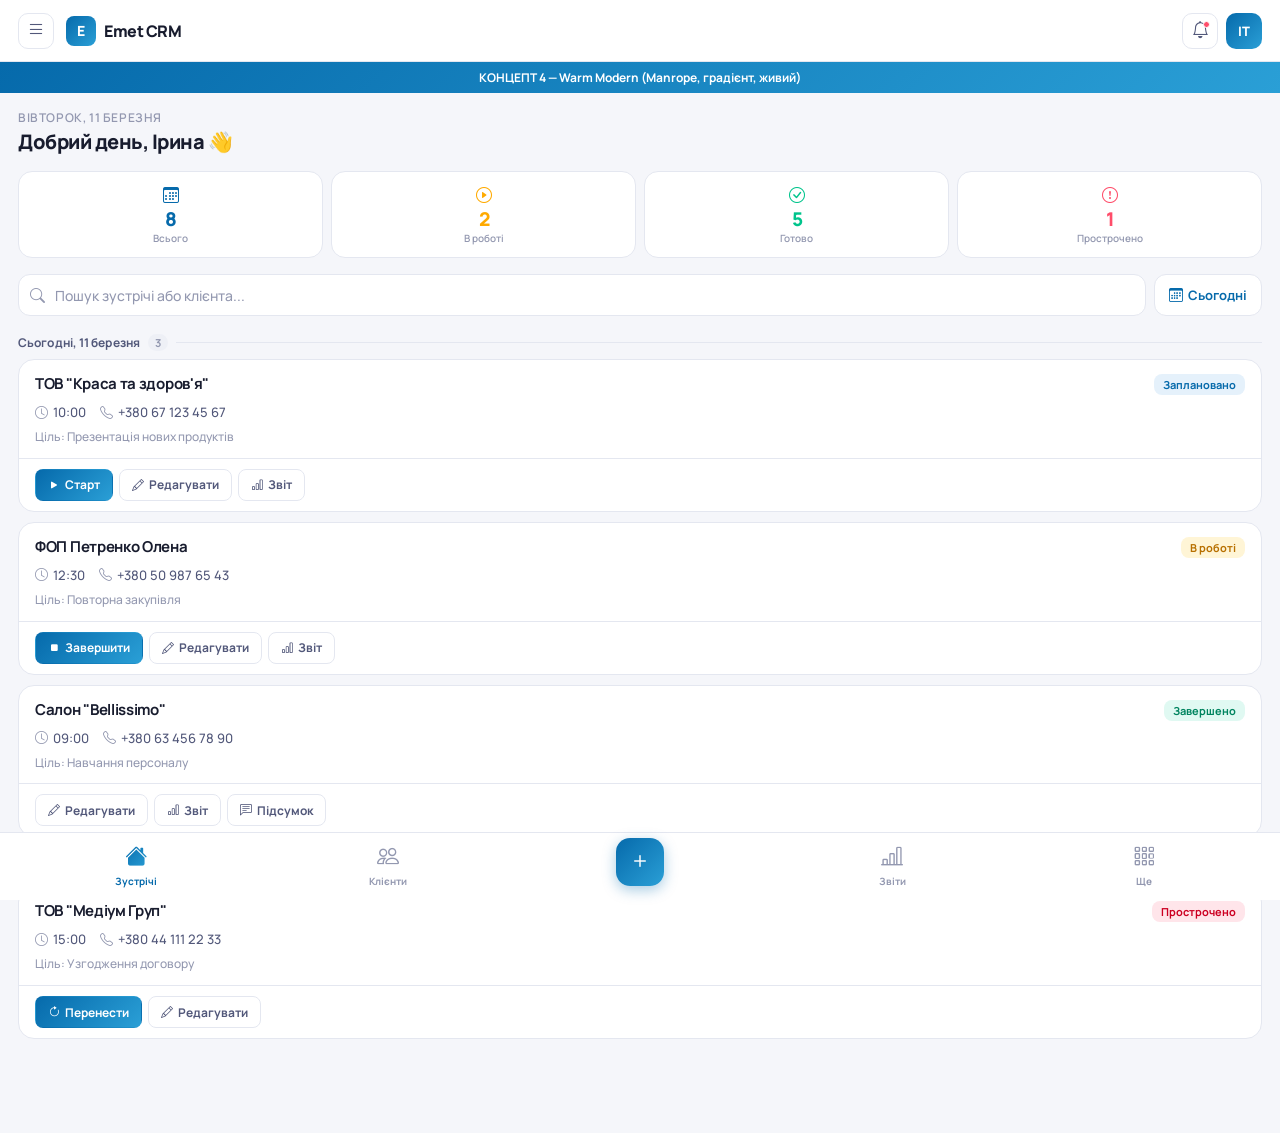
<file: design-concept-4.html>
<!DOCTYPE html>
<html lang="ru">
<head>
<meta charset="UTF-8">
<meta name="viewport" content="width=device-width, initial-scale=1.0, viewport-fit=cover">
<title>Концепт 4 — Warm Modern</title>
<link rel="preconnect" href="https://fonts.googleapis.com">
<link rel="preconnect" href="https://fonts.gstatic.com" crossorigin>
<link href="https://fonts.googleapis.com/css2?family=Manrope:wght@400;500;600;700;800&display=swap" rel="stylesheet">
<link rel="stylesheet" href="https://cdn.jsdelivr.net/npm/bootstrap-icons@1.11.3/font/bootstrap-icons.min.css">
<style>
* { box-sizing: border-box; margin: 0; padding: 0; }

:root {
    --primary: #066aab;
    --primary2: #2196f3;
    --grad: linear-gradient(135deg, #066aab 0%, #2a9fd6 100%);
    --bg: #f5f6fa;
    --surface: #ffffff;
    --surface2: #eef0f6;
    --border: #e4e7f0;
    --text: #181c2e;
    --text2: #52587a;
    --text3: #9398b0;
    --green: #00c48c;
    --orange: #ffaa00;
    --red: #ff4d6a;
    --header-h: 62px;
    --nav-h: 68px;
}

body {
    font-family: 'Manrope', sans-serif;
    background: var(--bg);
    color: var(--text);
    padding-top: var(--header-h);
    padding-bottom: var(--nav-h);
    -webkit-font-smoothing: antialiased;
}

/* ── HEADER ── */
.header {
    position: fixed;
    top: 0; left: 0; right: 0;
    height: var(--header-h);
    background: var(--surface);
    border-bottom: 1px solid var(--border);
    display: flex;
    align-items: center;
    justify-content: space-between;
    padding: 0 18px;
    z-index: 100;
}
.h-left { display: flex; align-items: center; gap: 12px; }
.hamburger {
    width: 36px; height: 36px;
    border-radius: 10px;
    border: 1.5px solid var(--border);
    background: none;
    display: flex; align-items: center; justify-content: center;
    color: var(--text2);
    font-size: 18px;
    cursor: pointer;
}
.h-logo {
    display: flex; align-items: center; gap: 8px;
}
.h-logo-icon {
    width: 30px; height: 30px;
    border-radius: 8px;
    background: var(--grad);
    display: flex; align-items: center; justify-content: center;
    color: white;
    font-size: 14px;
    font-weight: 800;
}
.h-title {
    font-size: 16px;
    font-weight: 800;
    color: var(--text);
    letter-spacing: -0.5px;
}
.h-right { display: flex; align-items: center; gap: 8px; }
.h-notif {
    width: 36px; height: 36px;
    border-radius: 10px;
    border: 1.5px solid var(--border);
    background: none;
    display: flex; align-items: center; justify-content: center;
    color: var(--text2);
    font-size: 17px;
    cursor: pointer;
    position: relative;
}
.notif-dot {
    position: absolute;
    top: 7px; right: 7px;
    width: 7px; height: 7px;
    border-radius: 50%;
    background: var(--red);
    border: 1.5px solid var(--surface);
}
.h-avatar {
    width: 36px; height: 36px;
    border-radius: 10px;
    background: var(--grad);
    color: white;
    display: flex; align-items: center; justify-content: center;
    font-size: 13px;
    font-weight: 800;
}

/* ── MAIN ── */
.main { padding: 16px 18px; }

/* ── GREETING ── */
.greeting {
    margin-bottom: 16px;
}
.greeting-sub {
    font-size: 12px;
    font-weight: 600;
    color: var(--text3);
    text-transform: uppercase;
    letter-spacing: 0.6px;
    margin-bottom: 2px;
}
.greeting-name {
    font-size: 20px;
    font-weight: 800;
    color: var(--text);
    letter-spacing: -0.5px;
}

/* ── STATS ── */
.stats-row {
    display: grid;
    grid-template-columns: repeat(4, 1fr);
    gap: 8px;
    margin-bottom: 16px;
}
.stat {
    background: var(--surface);
    border-radius: 14px;
    padding: 12px 6px;
    text-align: center;
    border: 1.5px solid var(--border);
    position: relative;
    overflow: hidden;
}
.stat-icon {
    font-size: 16px;
    margin-bottom: 4px;
    display: block;
}
.stat-num {
    font-size: 19px;
    font-weight: 800;
    letter-spacing: -1px;
    line-height: 1;
    margin-bottom: 3px;
}
.stat-lbl {
    font-size: 10px;
    font-weight: 600;
    color: var(--text3);
    line-height: 1.3;
}
.s-all .stat-icon { color: var(--primary); }
.s-all .stat-num { color: var(--primary); }
.s-work .stat-icon { color: var(--orange); }
.s-work .stat-num { color: var(--orange); }
.s-done .stat-icon { color: var(--green); }
.s-done .stat-num { color: var(--green); }
.s-over .stat-icon { color: var(--red); }
.s-over .stat-num { color: var(--red); }

/* ── FAB ADD BUTTON STRIP ── */
.add-strip {
    display: flex;
    align-items: center;
    justify-content: space-between;
    background: var(--grad);
    border-radius: 14px;
    padding: 13px 16px;
    margin-bottom: 14px;
    cursor: pointer;
}
.add-strip-text {
    color: rgba(255,255,255,0.9);
    font-size: 14px;
    font-weight: 700;
    letter-spacing: -0.3px;
}
.add-strip-btn {
    width: 32px; height: 32px;
    border-radius: 8px;
    background: rgba(255,255,255,0.2);
    display: flex; align-items: center; justify-content: center;
    color: white;
    font-size: 20px;
    border: none;
    cursor: pointer;
}

/* ── TOOLBAR ── */
.toolbar {
    display: flex;
    gap: 8px;
    margin-bottom: 4px;
}
.search-wrap {
    flex: 1;
    position: relative;
}
.search-wrap i {
    position: absolute;
    left: 12px; top: 50%;
    transform: translateY(-50%);
    color: var(--text3);
    font-size: 15px;
}
.search-input {
    width: 100%;
    height: 42px;
    border-radius: 12px;
    border: 1.5px solid var(--border);
    background: var(--surface);
    padding: 0 12px 0 36px;
    font-size: 14px;
    font-family: 'Manrope', sans-serif;
    font-weight: 500;
    color: var(--text);
    outline: none;
    transition: border-color .15s;
}
.search-input:focus { border-color: var(--primary); }
.search-input::placeholder { color: var(--text3); }
.date-pill {
    height: 42px;
    padding: 0 14px;
    border-radius: 12px;
    border: 1.5px solid var(--border);
    background: var(--surface);
    font-size: 13px;
    font-weight: 700;
    color: var(--primary);
    cursor: pointer;
    display: flex; align-items: center; gap: 5px;
    white-space: nowrap;
    font-family: 'Manrope', sans-serif;
}
.date-pill i { font-size: 14px; }

/* ── GROUP ── */
.group-head {
    padding: 14px 0 8px;
    display: flex;
    align-items: center;
    gap: 8px;
}
.group-label {
    font-size: 12px;
    font-weight: 700;
    color: var(--text2);
    letter-spacing: 0.1px;
    white-space: nowrap;
}
.group-badge {
    font-size: 11px;
    font-weight: 700;
    background: var(--surface2);
    color: var(--text3);
    border-radius: 20px;
    padding: 1px 7px;
}
.group-rule { flex: 1; height: 1px; background: var(--border); }

/* ── CARD ── */
.card {
    background: var(--surface);
    border-radius: 16px;
    border: 1.5px solid var(--border);
    margin-bottom: 10px;
    overflow: hidden;
    transition: box-shadow .2s;
}
.card:hover { box-shadow: 0 4px 20px rgba(6,106,171,0.08); }

.card-head {
    padding: 14px 16px 0;
    display: flex;
    justify-content: space-between;
    align-items: flex-start;
    margin-bottom: 8px;
}
.card-name {
    font-size: 15px;
    font-weight: 700;
    color: var(--text);
    letter-spacing: -0.3px;
    line-height: 1.3;
    flex: 1;
    padding-right: 8px;
}
.badge {
    font-size: 11px;
    font-weight: 700;
    padding: 3px 9px;
    border-radius: 8px;
}
.b-plan { background: #e5f1fb; color: #066aab; }
.b-work { background: #fff5d6; color: #b87000; }
.b-done { background: #e0f9f2; color: #00845f; }
.b-over { background: #ffe5ea; color: #cc0022; }
.b-cancel { background: #f0f1f5; color: #6b7280; }

.card-info {
    padding: 0 16px;
    display: flex;
    gap: 14px;
    margin-bottom: 8px;
}
.info-item {
    display: flex; align-items: center; gap: 5px;
    font-size: 13px;
    font-weight: 500;
    color: var(--text2);
}
.info-item i { color: var(--text3); font-size: 13px; }

.card-goal {
    padding: 0 16px;
    font-size: 12px;
    font-weight: 500;
    color: var(--text3);
    margin-bottom: 12px;
    line-height: 1.4;
}

.card-footer {
    border-top: 1px solid var(--border);
    padding: 10px 16px;
    display: flex;
    gap: 6px;
    flex-wrap: wrap;
}
.btn {
    height: 32px;
    padding: 0 12px;
    border-radius: 8px;
    border: 1.5px solid var(--border);
    background: none;
    font-size: 12px;
    font-weight: 700;
    color: var(--text2);
    cursor: pointer;
    display: flex; align-items: center; gap: 5px;
    font-family: 'Manrope', sans-serif;
    transition: background .15s;
}
.btn:hover { background: var(--surface2); }
.btn-primary {
    background: var(--grad);
    border-color: transparent;
    color: white;
}
.btn-primary:hover { opacity: .9; }
.btn i { font-size: 12px; }

/* ── BOTTOM NAV ── */
.bottom-nav {
    position: fixed;
    bottom: 0; left: 0; right: 0;
    height: var(--nav-h);
    background: var(--surface);
    border-top: 1.5px solid var(--border);
    display: flex;
    z-index: 100;
    padding: 0 10px;
}
.nav-btn {
    flex: 1;
    display: flex;
    flex-direction: column;
    align-items: center;
    justify-content: center;
    gap: 3px;
    border: none;
    background: none;
    color: var(--text3);
    font-size: 10px;
    font-weight: 700;
    cursor: pointer;
    font-family: 'Manrope', sans-serif;
    padding-bottom: 4px;
    transition: color .15s;
}
.nav-btn i { font-size: 22px; }
.nav-btn.active { color: var(--primary); }
.nav-btn.active i {
    background: linear-gradient(135deg, #066aab, #2a9fd6);
    -webkit-background-clip: text;
    -webkit-text-fill-color: transparent;
    background-clip: text;
}
.nav-center {
    flex: 1;
    display: flex;
    align-items: center;
    justify-content: center;
    padding-bottom: 4px;
}
.nav-fab {
    width: 48px; height: 48px;
    border-radius: 14px;
    background: var(--grad);
    border: none;
    display: flex; align-items: center; justify-content: center;
    color: white;
    font-size: 24px;
    cursor: pointer;
    box-shadow: 0 4px 14px rgba(6,106,171,0.35);
    margin-bottom: 6px;
}

.concept-tag {
    background: var(--grad);
    color: white;
    text-align: center;
    padding: 7px;
    font-size: 12px;
    font-weight: 700;
    font-family: 'Manrope', sans-serif;
}
</style>
</head>
<body>

<div class="concept-tag">КОНЦЕПТ 4 — Warm Modern (Manrope, градієнт, живий)</div>

<!-- HEADER -->
<header class="header">
    <div class="h-left">
        <button class="hamburger"><i class="bi bi-list"></i></button>
        <div class="h-logo">
            <div class="h-logo-icon">E</div>
            <span class="h-title">Emet CRM</span>
        </div>
    </div>
    <div class="h-right">
        <button class="h-notif">
            <i class="bi bi-bell"></i>
            <span class="notif-dot"></span>
        </button>
        <div class="h-avatar">ІТ</div>
    </div>
</header>

<main class="main">

    <!-- GREETING -->
    <div class="greeting">
        <div class="greeting-sub">Вівторок, 11 березня</div>
        <div class="greeting-name">Добрий день, Ірина 👋</div>
    </div>

    <!-- STATS -->
    <div class="stats-row">
        <div class="stat s-all">
            <span class="stat-icon"><i class="bi bi-calendar3"></i></span>
            <div class="stat-num">8</div>
            <div class="stat-lbl">Всього</div>
        </div>
        <div class="stat s-work">
            <span class="stat-icon"><i class="bi bi-play-circle"></i></span>
            <div class="stat-num">2</div>
            <div class="stat-lbl">В роботі</div>
        </div>
        <div class="stat s-done">
            <span class="stat-icon"><i class="bi bi-check-circle"></i></span>
            <div class="stat-num">5</div>
            <div class="stat-lbl">Готово</div>
        </div>
        <div class="stat s-over">
            <span class="stat-icon"><i class="bi bi-exclamation-circle"></i></span>
            <div class="stat-num">1</div>
            <div class="stat-lbl">Прострочено</div>
        </div>
    </div>

    <!-- TOOLBAR -->
    <div class="toolbar">
        <div class="search-wrap">
            <i class="bi bi-search"></i>
            <input class="search-input" type="text" placeholder="Пошук зустрічі або клієнта...">
        </div>
        <button class="date-pill"><i class="bi bi-calendar3"></i> Сьогодні</button>
    </div>

    <!-- GROUP 1 -->
    <div class="group-head">
        <span class="group-label">Сьогодні, 11 березня</span>
        <span class="group-badge">3</span>
        <div class="group-rule"></div>
    </div>

    <!-- CARD 1 -->
    <div class="card">
        <div class="card-head">
            <div class="card-name">ТОВ "Краса та здоров'я"</div>
            <span class="badge b-plan">Заплановано</span>
        </div>
        <div class="card-info">
            <div class="info-item"><i class="bi bi-clock"></i> 10:00</div>
            <div class="info-item"><i class="bi bi-telephone"></i> +380 67 123 45 67</div>
        </div>
        <div class="card-goal">Ціль: Презентація нових продуктів</div>
        <div class="card-footer">
            <button class="btn btn-primary"><i class="bi bi-play-fill"></i> Старт</button>
            <button class="btn"><i class="bi bi-pencil"></i> Редагувати</button>
            <button class="btn"><i class="bi bi-bar-chart"></i> Звіт</button>
        </div>
    </div>

    <!-- CARD 2 -->
    <div class="card">
        <div class="card-head">
            <div class="card-name">ФОП Петренко Олена</div>
            <span class="badge b-work">В роботі</span>
        </div>
        <div class="card-info">
            <div class="info-item"><i class="bi bi-clock"></i> 12:30</div>
            <div class="info-item"><i class="bi bi-telephone"></i> +380 50 987 65 43</div>
        </div>
        <div class="card-goal">Ціль: Повторна закупівля</div>
        <div class="card-footer">
            <button class="btn btn-primary"><i class="bi bi-stop-fill"></i> Завершити</button>
            <button class="btn"><i class="bi bi-pencil"></i> Редагувати</button>
            <button class="btn"><i class="bi bi-bar-chart"></i> Звіт</button>
        </div>
    </div>

    <!-- CARD 3 -->
    <div class="card">
        <div class="card-head">
            <div class="card-name">Салон "Bellissimo"</div>
            <span class="badge b-done">Завершено</span>
        </div>
        <div class="card-info">
            <div class="info-item"><i class="bi bi-clock"></i> 09:00</div>
            <div class="info-item"><i class="bi bi-telephone"></i> +380 63 456 78 90</div>
        </div>
        <div class="card-goal">Ціль: Навчання персоналу</div>
        <div class="card-footer">
            <button class="btn"><i class="bi bi-pencil"></i> Редагувати</button>
            <button class="btn"><i class="bi bi-bar-chart"></i> Звіт</button>
            <button class="btn"><i class="bi bi-chat-left-text"></i> Підсумок</button>
        </div>
    </div>

    <!-- GROUP 2 -->
    <div class="group-head">
        <span class="group-label">Завтра, 12 березня</span>
        <span class="group-badge">1</span>
        <div class="group-rule"></div>
    </div>

    <!-- CARD 4 -->
    <div class="card">
        <div class="card-head">
            <div class="card-name">ТОВ "Медіум Груп"</div>
            <span class="badge b-over">Прострочено</span>
        </div>
        <div class="card-info">
            <div class="info-item"><i class="bi bi-clock"></i> 15:00</div>
            <div class="info-item"><i class="bi bi-telephone"></i> +380 44 111 22 33</div>
        </div>
        <div class="card-goal">Ціль: Узгодження договору</div>
        <div class="card-footer">
            <button class="btn btn-primary"><i class="bi bi-arrow-clockwise"></i> Перенести</button>
            <button class="btn"><i class="bi bi-pencil"></i> Редагувати</button>
        </div>
    </div>

</main>

<!-- BOTTOM NAV -->
<nav class="bottom-nav">
    <button class="nav-btn active"><i class="bi bi-house-fill"></i> Зустрічі</button>
    <button class="nav-btn"><i class="bi bi-people"></i> Клієнти</button>
    <div class="nav-center">
        <button class="nav-fab"><i class="bi bi-plus"></i></button>
    </div>
    <button class="nav-btn"><i class="bi bi-bar-chart-line"></i> Звіти</button>
    <button class="nav-btn"><i class="bi bi-grid-3x3-gap"></i> Ще</button>
</nav>

</body>
</html>
</file>
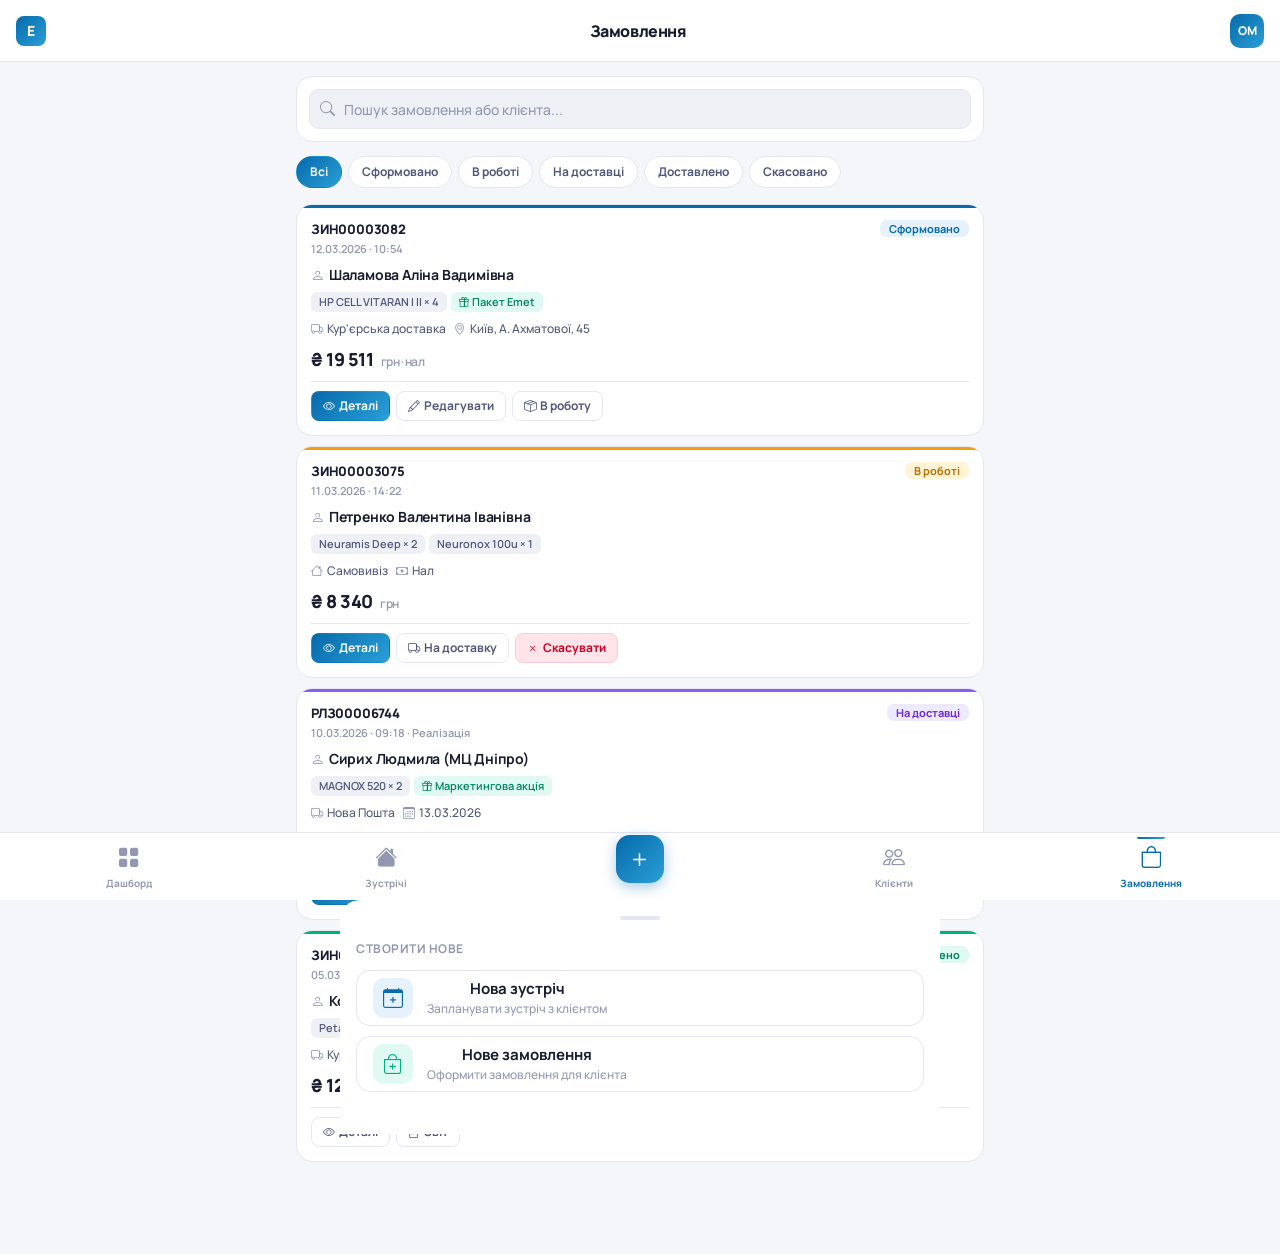
<file: design-orders.html>
<!DOCTYPE html>
<html lang="uk">
<head>
    <meta charset="UTF-8">
    <meta name="viewport" content="width=device-width, initial-scale=1.0">
    <title>Emet CRM — Замовлення (концепт)</title>
    <link href="https://cdn.jsdelivr.net/npm/bootstrap@5.3.3/dist/css/bootstrap.min.css" rel="stylesheet">
    <link rel="stylesheet" href="https://cdn.jsdelivr.net/npm/bootstrap-icons@1.11.3/font/bootstrap-icons.min.css">
    <link href="https://fonts.googleapis.com/css2?family=Manrope:wght@400;500;600;700;800&display=swap" rel="stylesheet">
<style>
* { box-sizing: border-box; }
:root {
    --primary: #066aab; --primary2: #2a9fd6;
    --grad: linear-gradient(135deg, #066aab 0%, #2a9fd6 100%);
    --bg: #f5f6fa; --surface: #ffffff; --surface2: #eef0f6;
    --border: #e4e7f0; --text: #181c2e; --text2: #52587a; --text3: #9398b0;
    --green: #00b37e; --orange: #f59e0b; --red: #f43f5e; --purple: #8b5cf6;
    --header-h: 62px; --nav-h: 68px;
}
body { font-family: 'Manrope', sans-serif; background: var(--bg); color: var(--text); margin: 0; padding-top: var(--header-h); padding-bottom: var(--nav-h); -webkit-font-smoothing: antialiased; }

/* ── HEADER ── */
.app-header { position: fixed; top:0; left:0; right:0; height:var(--header-h); background:var(--surface); border-bottom:1.5px solid var(--border); display:flex; align-items:center; justify-content:space-between; padding:0 16px; z-index:1030; }
.header-logo { display:flex; align-items:center; gap:10px; }
.header-logo-icon { width:30px; height:30px; border-radius:8px; background:var(--grad); color:white; display:flex; align-items:center; justify-content:center; font-size:14px; font-weight:800; }
.header-title { font-size:16px; font-weight:800; color:var(--text); letter-spacing:-0.4px; }
.header-right { display:flex; align-items:center; gap:8px; }
.header-avatar { width:34px; height:34px; border-radius:10px; background:var(--grad); color:white; display:flex; align-items:center; justify-content:center; font-size:12px; font-weight:800; }

/* ── BOTTOM NAV ── */
.app-bottom-nav { position:fixed; bottom:0; left:0; right:0; height:var(--nav-h); background:var(--surface); border-top:1.5px solid var(--border); display:flex; align-items:flex-start; padding-top:4px; z-index:1030; }
.nav-button { flex:1; display:flex; flex-direction:column; align-items:center; justify-content:center; gap:2px; border:none; background:none; color:var(--text3); font-size:10px; font-weight:700; cursor:pointer; font-family:'Manrope',sans-serif; padding:4px 4px 0; transition:color .15s; position:relative; text-decoration:none; }
.nav-button i { font-size:22px; }
.nav-button.active { color:var(--primary); }
.nav-button.active::after { content:''; position:absolute; top:0; left:50%; transform:translateX(-50%); width:28px; height:2px; background:var(--grad); border-radius:0 0 3px 3px; }
.nav-fab-wrap { flex:1; display:flex; align-items:center; justify-content:center; padding-bottom:6px; }
.nav-fab { width:48px; height:48px; border-radius:14px; background:var(--grad); border:none; display:flex; align-items:center; justify-content:center; color:white; font-size:26px; cursor:pointer; box-shadow:0 4px 14px rgba(6,106,171,.35); text-decoration:none; margin-top:-2px; transition:transform .15s; }
.nav-fab:hover { transform:scale(1.08); }

/* ── SEARCH PANEL ── */
.search-panel { background:var(--surface); border:1.5px solid var(--border); border-radius:16px; padding:12px; margin-bottom:14px; }
.search-row { display:flex; gap:8px; align-items:center; }
.search-wrap { flex:1; position:relative; }
.search-wrap i { position:absolute; left:11px; top:50%; transform:translateY(-50%); color:var(--text3); font-size:15px; pointer-events:none; }
.search-input { width:100%; height:40px; border-radius:10px; border:1.5px solid var(--border); background:var(--surface2); padding:0 11px 0 34px; font-size:14px; font-family:'Manrope',sans-serif; font-weight:500; color:var(--text); outline:none; }
.search-input:focus { border-color:var(--primary); background:var(--surface); }
.search-input::placeholder { color:var(--text3); }

/* ── STATUS CHIPS ── */
.status-chips { display:flex; gap:6px; overflow-x:auto; padding-bottom:2px; scrollbar-width:none; margin-bottom:14px; }
.status-chips::-webkit-scrollbar { display:none; }
.s-chip { height:32px; padding:0 13px; border-radius:20px; border:1.5px solid var(--border); background:var(--surface); font-size:12px; font-weight:700; color:var(--text2); cursor:pointer; font-family:'Manrope',sans-serif; white-space:nowrap; transition:all .15s; }
.s-chip.active { background:var(--grad); border-color:transparent; color:white; }

/* ── ORDER CARD ── */
.order-card { background:var(--surface); border:1.5px solid var(--border); border-radius:16px; margin-bottom:10px; overflow:hidden; transition:box-shadow .2s; }
.order-card:active { opacity:.95; }
.order-stripe { height:3px; width:100%; }
.stripe-blue   { background:var(--primary); }
.stripe-orange { background:var(--orange); }
.stripe-purple { background:var(--purple); }
.stripe-green  { background:var(--green); }
.stripe-gray   { background:var(--text3); }

.order-body { padding:12px 14px 14px; }
.order-head { display:flex; justify-content:space-between; align-items:flex-start; margin-bottom:7px; }
.order-num { font-size:13px; font-weight:800; color:var(--text); letter-spacing:-0.2px; }
.order-date { font-size:11px; font-weight:600; color:var(--text3); margin-top:1px; }
.order-client { font-size:14px; font-weight:700; color:var(--text); margin-bottom:6px; letter-spacing:-0.2px; }
.order-meta-row { display:flex; flex-wrap:wrap; gap:8px; margin-bottom:8px; }
.order-meta { display:flex; align-items:center; gap:4px; font-size:12px; font-weight:500; color:var(--text2); }
.order-meta i { font-size:12px; color:var(--text3); }
.order-amount { font-size:18px; font-weight:800; color:var(--text); letter-spacing:-0.5px; margin-bottom:8px; }
.order-amount span { font-size:12px; font-weight:600; color:var(--text3); margin-left:4px; }
.order-footer { border-top:1px solid var(--border); padding-top:9px; display:flex; flex-wrap:wrap; gap:6px; align-items:center; }

/* ── BADGES ── */
.badge { font-size:11px; font-weight:700; padding:3px 9px; border-radius:7px; white-space:nowrap; }
.badge-formed      { background:#e5f1fb; color:#066aab; }
.badge-in_work     { background:#fff5d6; color:#b87000; }
.badge-delivery    { background:#ede9fe; color:#6d28d9; }
.badge-delivered   { background:#e0f9f2; color:#00845f; }
.badge-cancelled   { background:#f0f1f5; color:#6b7280; }

/* ── CARD BTN ── */
.card-btn { height:30px; padding:0 11px; border-radius:8px; border:1.5px solid var(--border); background:none; font-size:12px; font-weight:700; color:var(--text2); cursor:pointer; display:inline-flex; align-items:center; gap:4px; font-family:'Manrope',sans-serif; text-decoration:none; transition:background .15s; white-space:nowrap; }
.card-btn:hover { background:var(--surface2); color:var(--text2); }
.card-btn i { font-size:12px; }
.card-btn-primary { background:var(--grad); border-color:transparent; color:white; }
.card-btn-primary:hover { opacity:.9; color:white; }
.card-btn-danger { background:#ffe5ea; border-color:#fecdd3; color:#cc0022; }

/* ── ITEMS PREVIEW ── */
.items-preview { display:flex; flex-wrap:wrap; gap:4px; margin-bottom:8px; }
.item-tag { font-size:11px; font-weight:600; color:var(--text2); background:var(--surface2); border-radius:6px; padding:2px 8px; }
.item-tag.gift { background:#e0f9f2; color:#00845f; }

/* ── APP MAIN ── */
.app-main { padding:14px 16px; max-width:720px; margin:0 auto; }

/* ── ACTION SHEET (FAB menu) ── */
.action-sheet-overlay { position:fixed; inset:0; background:rgba(0,0,0,.35); z-index:1050; opacity:0; pointer-events:none; transition:opacity .2s; }
.action-sheet-overlay.open { opacity:1; pointer-events:all; }
.action-sheet { position:fixed; bottom:0; left:0; right:0; background:var(--surface); border-radius:20px 20px 0 0; padding:8px 16px 32px; z-index:1051; transform:translateY(100%); transition:transform .3s cubic-bezier(.32,1,.32,1); max-width:600px; margin:0 auto; }
.action-sheet.open { transform:translateY(0); }
.sheet-handle { width:40px; height:4px; border-radius:99px; background:var(--border); margin:8px auto 20px; }
.sheet-title { font-size:12px; font-weight:700; color:var(--text3); text-transform:uppercase; letter-spacing:0.5px; margin-bottom:12px; }
.sheet-btn { width:100%; height:56px; border-radius:14px; border:1.5px solid var(--border); background:var(--surface); display:flex; align-items:center; gap:14px; padding:0 16px; font-size:15px; font-weight:700; color:var(--text); cursor:pointer; font-family:'Manrope',sans-serif; margin-bottom:10px; transition:background .15s; }
.sheet-btn:hover { background:var(--surface2); }
.sheet-btn-icon { width:40px; height:40px; border-radius:11px; display:flex; align-items:center; justify-content:center; font-size:20px; flex-shrink:0; }
.sheet-btn-sub { font-size:12px; font-weight:500; color:var(--text3); }

/* ── ADD ORDER FORM ── */
.form-section-wrap { background:var(--surface); border:1.5px solid var(--border); border-radius:18px; padding:18px; margin-top:8px; }
.form-label { font-size:13px; font-weight:700; color:var(--text2); margin-bottom:5px; }
.form-control, .form-select { border:1.5px solid var(--border); border-radius:10px; font-family:'Manrope',sans-serif; font-size:14px; font-weight:500; color:var(--text); background:var(--surface); padding:8px 12px; transition:border-color .15s; }
.form-control:focus, .form-select:focus { border-color:var(--primary); box-shadow:none; outline:none; }
.section-label { font-size:11px; font-weight:700; color:var(--text3); text-transform:uppercase; letter-spacing:0.5px; margin:18px 0 10px; display:flex; align-items:center; gap:8px; }
.section-label::after { content:''; flex:1; height:1px; background:var(--border); }
.btn { font-family:'Manrope',sans-serif; font-weight:700; border-radius:10px; }
.btn-primary { background:var(--grad); border:none; }

/* ── CART ITEM ── */
.cart-item { display:flex; justify-content:space-between; align-items:flex-start; padding:10px 0; border-bottom:1px solid var(--border); }
.cart-item:last-child { border-bottom:none; }
.cart-item-name { font-size:13px; font-weight:700; color:var(--text); }
.cart-item-brand { font-size:11px; font-weight:600; color:var(--text3); margin-top:2px; }
.cart-item-right { display:flex; flex-direction:column; align-items:flex-end; gap:4px; }
.cart-item-price { font-size:13px; font-weight:800; color:var(--primary); }
.cart-qty { display:flex; align-items:center; gap:8px; }
.qty-btn { width:26px; height:26px; border-radius:7px; border:1.5px solid var(--border); background:none; font-size:16px; cursor:pointer; display:flex; align-items:center; justify-content:center; font-weight:700; }
.qty-val { font-size:14px; font-weight:800; min-width:18px; text-align:center; }

/* ── GIFT POPUP ── */
.gift-banner { background:linear-gradient(135deg,#e0f9f2,#d1fae5); border:1.5px solid #6ee7b7; border-radius:14px; padding:12px 14px; margin-bottom:10px; display:flex; align-items:center; gap:10px; }
.gift-icon { font-size:24px; }
.gift-text { font-size:13px; font-weight:700; color:#065f46; }
.gift-sub { font-size:11px; font-weight:500; color:#047857; margin-top:2px; }

/* ── RESTRICTION BANNER ── */
.restrict-banner { background:#ffe5ea; border:1.5px solid #fecdd3; border-radius:14px; padding:12px 14px; margin-bottom:10px; display:flex; align-items:flex-start; gap:10px; }
.restrict-icon { font-size:20px; color:var(--red); flex-shrink:0; margin-top:2px; }
.restrict-text { font-size:13px; font-weight:700; color:#9f1239; }
.restrict-sub { font-size:11px; font-weight:500; color:#be123c; margin-top:2px; }

/* ── DELIVERY SELECTOR ── */
.delivery-grid { display:grid; grid-template-columns:1fr 1fr; gap:8px; margin-bottom:14px; }
.delivery-opt { border:1.5px solid var(--border); border-radius:12px; padding:10px 12px; cursor:pointer; text-align:center; transition:all .15s; }
.delivery-opt.active { border-color:var(--primary); background:#e5f1fb; }
.delivery-opt i { font-size:20px; color:var(--text3); display:block; margin-bottom:4px; }
.delivery-opt.active i { color:var(--primary); }
.delivery-opt span { font-size:12px; font-weight:700; color:var(--text2); }
.delivery-opt.active span { color:var(--primary); }

/* ── TABS ── */
.page { display:none; }
.page.active { display:block; }
.tab-switcher { display:flex; gap:6px; margin-bottom:16px; }
.tab-btn { height:36px; padding:0 16px; border-radius:20px; border:1.5px solid var(--border); background:var(--surface); font-size:13px; font-weight:700; color:var(--text2); cursor:pointer; font-family:'Manrope',sans-serif; }
.tab-btn.active { background:var(--grad); border-color:transparent; color:white; }

/* ── EMPTY STATE ── */
.empty-state { text-align:center; padding:48px 20px; }
.empty-state i { font-size:48px; color:var(--border); display:block; margin-bottom:14px; }
.empty-state h4 { font-size:16px; font-weight:800; color:var(--text2); margin-bottom:6px; }
.empty-state p { font-size:13px; color:var(--text3); }
</style>
</head>
<body>

<!-- ════ HEADER ════ -->
<header class="app-header">
    <div class="header-logo">
        <div class="header-logo-icon">E</div>
    </div>
    <div class="header-title" id="page-title">Замовлення</div>
    <div class="header-right">
        <div class="header-avatar">ОМ</div>
    </div>
</header>

<!-- ════ PAGES ════ -->
<main class="app-main">

    <!-- ══ PAGE: ORDERS LIST ══ -->
    <div class="page active" id="pg-orders">

        <!-- Search -->
        <div class="search-panel">
            <div class="search-row">
                <div class="search-wrap">
                    <i class="bi bi-search"></i>
                    <input type="text" class="search-input" placeholder="Пошук замовлення або клієнта...">
                </div>
            </div>
        </div>

        <!-- Status filter chips -->
        <div class="status-chips">
            <button class="s-chip active">Всі</button>
            <button class="s-chip">Сформовано</button>
            <button class="s-chip">В роботі</button>
            <button class="s-chip">На доставці</button>
            <button class="s-chip">Доставлено</button>
            <button class="s-chip">Скасовано</button>
        </div>

        <!-- Orders list -->
        <div id="orders-list">

            <!-- ORDER 1 — formed -->
            <div class="order-card">
                <div class="order-stripe stripe-blue"></div>
                <div class="order-body">
                    <div class="order-head">
                        <div>
                            <div class="order-num">ЗИН00003082</div>
                            <div class="order-date">12.03.2026 · 10:54</div>
                        </div>
                        <span class="badge badge-formed">Сформовано</span>
                    </div>
                    <div class="order-client"><i class="bi bi-person" style="color:var(--text3);font-size:13px;margin-right:5px;"></i>Шаламова Аліна Вадимівна</div>
                    <div class="items-preview">
                        <span class="item-tag">HP CELL VITARAN I II × 4</span>
                        <span class="item-tag gift"><i class="bi bi-gift" style="margin-right:3px;font-size:10px;"></i>Пакет Emet</span>
                    </div>
                    <div class="order-meta-row">
                        <span class="order-meta"><i class="bi bi-truck"></i> Кур'єрська доставка</span>
                        <span class="order-meta"><i class="bi bi-geo-alt"></i> Київ, А. Ахматової, 45</span>
                    </div>
                    <div class="order-amount">₴ 19 511 <span>грн · нал</span></div>
                    <div class="order-footer">
                        <button class="card-btn card-btn-primary" onclick="showPage('pg-order-detail')"><i class="bi bi-eye"></i> Деталі</button>
                        <button class="card-btn"><i class="bi bi-pencil"></i> Редагувати</button>
                        <button class="card-btn"><i class="bi bi-box-seam"></i> В роботу</button>
                    </div>
                </div>
            </div>

            <!-- ORDER 2 — in_work -->
            <div class="order-card">
                <div class="order-stripe stripe-orange"></div>
                <div class="order-body">
                    <div class="order-head">
                        <div>
                            <div class="order-num">ЗИН00003075</div>
                            <div class="order-date">11.03.2026 · 14:22</div>
                        </div>
                        <span class="badge badge-in_work">В роботі</span>
                    </div>
                    <div class="order-client"><i class="bi bi-person" style="color:var(--text3);font-size:13px;margin-right:5px;"></i>Петренко Валентина Іванівна</div>
                    <div class="items-preview">
                        <span class="item-tag">Neuramis Deep × 2</span>
                        <span class="item-tag">Neuronox 100u × 1</span>
                    </div>
                    <div class="order-meta-row">
                        <span class="order-meta"><i class="bi bi-house"></i> Самовивіз</span>
                        <span class="order-meta"><i class="bi bi-cash"></i> Нал</span>
                    </div>
                    <div class="order-amount">₴ 8 340 <span>грн</span></div>
                    <div class="order-footer">
                        <button class="card-btn card-btn-primary"><i class="bi bi-eye"></i> Деталі</button>
                        <button class="card-btn"><i class="bi bi-truck"></i> На доставку</button>
                        <button class="card-btn card-btn-danger"><i class="bi bi-x"></i> Скасувати</button>
                    </div>
                </div>
            </div>

            <!-- ORDER 3 — sent_delivery -->
            <div class="order-card">
                <div class="order-stripe stripe-purple"></div>
                <div class="order-body">
                    <div class="order-head">
                        <div>
                            <div class="order-num">РЛЗ00006744</div>
                            <div class="order-date">10.03.2026 · 09:18 · Реалізація</div>
                        </div>
                        <span class="badge badge-delivery">На доставці</span>
                    </div>
                    <div class="order-client"><i class="bi bi-person" style="color:var(--text3);font-size:13px;margin-right:5px;"></i>Сирих Людмила (МЦ Дніпро)</div>
                    <div class="items-preview">
                        <span class="item-tag">MAGNOX 520 × 2</span>
                        <span class="item-tag gift"><i class="bi bi-gift" style="margin-right:3px;font-size:10px;"></i>Маркетингова акція</span>
                    </div>
                    <div class="order-meta-row">
                        <span class="order-meta"><i class="bi bi-truck"></i> Нова Пошта</span>
                        <span class="order-meta"><i class="bi bi-calendar3"></i> 13.03.2026</span>
                    </div>
                    <div class="order-amount">₴ 1 432 <span>грн · безнал</span></div>
                    <div class="order-footer">
                        <button class="card-btn card-btn-primary"><i class="bi bi-eye"></i> Деталі</button>
                        <button class="card-btn" style="color:var(--green);border-color:var(--green)"><i class="bi bi-check2"></i> Доставлено</button>
                    </div>
                </div>
            </div>

            <!-- ORDER 4 — delivered -->
            <div class="order-card">
                <div class="order-stripe stripe-green"></div>
                <div class="order-body">
                    <div class="order-head">
                        <div>
                            <div class="order-num">ЗИН00003060</div>
                            <div class="order-date">05.03.2026 · 16:10</div>
                        </div>
                        <span class="badge badge-delivered">Доставлено</span>
                    </div>
                    <div class="order-client"><i class="bi bi-person" style="color:var(--text3);font-size:13px;margin-right:5px;"></i>Коваль Олена Миколаївна</div>
                    <div class="items-preview">
                        <span class="item-tag">Petaran 2ml × 3</span>
                        <span class="item-tag">Vitaran 1ml × 2</span>
                    </div>
                    <div class="order-meta-row">
                        <span class="order-meta"><i class="bi bi-truck"></i> Кур'єр · Степанюк О.</span>
                    </div>
                    <div class="order-amount">₴ 12 750 <span>грн · нал</span></div>
                    <div class="order-footer">
                        <button class="card-btn"><i class="bi bi-eye"></i> Деталі</button>
                        <button class="card-btn"><i class="bi bi-file-text"></i> Звіт</button>
                    </div>
                </div>
            </div>

        </div>
    </div>

    <!-- ══ PAGE: ORDER DETAIL ══ -->
    <div class="page" id="pg-order-detail">
        <div style="display:flex;align-items:center;gap:10px;margin-bottom:16px;">
            <button onclick="showPage('pg-orders')" style="border:none;background:none;font-size:22px;color:var(--text2);padding:0;cursor:pointer;"><i class="bi bi-arrow-left"></i></button>
            <div>
                <div style="font-size:16px;font-weight:800;">ЗИН00003082</div>
                <div style="font-size:12px;color:var(--text3);font-weight:600;">12.03.2026 · <span class="badge badge-formed">Сформовано</span></div>
            </div>
        </div>

        <!-- Client & contract -->
        <div class="form-section-wrap" style="margin-top:0;margin-bottom:10px;">
            <div style="display:flex;justify-content:space-between;align-items:flex-start;">
                <div>
                    <div style="font-size:12px;font-weight:600;color:var(--text3);margin-bottom:3px;">Контрагент</div>
                    <div style="font-size:15px;font-weight:800;color:var(--text);">Шаламова Аліна Вадимівна</div>
                    <div style="font-size:12px;font-weight:600;color:var(--text3);margin-top:2px;">Договір: Основний з 2020, грн.</div>
                    <div style="font-size:11px;font-weight:600;color:var(--text3);">Тип: Спеціаліст лікар,косметолог</div>
                </div>
                <span class="badge badge-formed">Сформовано</span>
            </div>
        </div>

        <!-- Items -->
        <div class="form-section-wrap" style="margin-top:0;margin-bottom:10px;">
            <div style="font-size:12px;font-weight:700;color:var(--text3);text-transform:uppercase;letter-spacing:0.5px;margin-bottom:10px;">Товари</div>
            <div class="cart-item">
                <div>
                    <div class="cart-item-name">HP CELL VITARAN I II (PN 20 мг/мл)</div>
                    <div class="cart-item-brand">Vitaran · Серія 19.10.2028</div>
                </div>
                <div class="cart-item-right">
                    <div class="cart-item-price">₴ 4 877,75</div>
                    <div style="font-size:11px;color:var(--text3);font-weight:600;">4 шт · ₴ 19 511</div>
                </div>
            </div>
            <div class="cart-item" style="background:#f0fdf4;border-radius:10px;padding:8px 10px;border-bottom:none;margin-top:6px;">
                <div>
                    <div class="cart-item-name" style="color:#065f46;"><i class="bi bi-gift" style="margin-right:5px;"></i>Пакет Emet п/е, 30×40 см</div>
                    <div class="cart-item-brand">Подарунок · Акція «Vitaran 4+»</div>
                </div>
                <div class="cart-item-right">
                    <div class="cart-item-price" style="color:var(--green);">Безкоштовно</div>
                    <div style="font-size:11px;color:var(--text3);font-weight:600;">1 шт</div>
                </div>
            </div>
            <div style="border-top:1.5px solid var(--border);margin-top:12px;padding-top:10px;display:flex;justify-content:space-between;align-items:center;">
                <div style="font-size:13px;font-weight:700;color:var(--text2);">Всього</div>
                <div style="font-size:20px;font-weight:800;color:var(--text);">₴ 19 511,00</div>
            </div>
        </div>

        <!-- Delivery -->
        <div class="form-section-wrap" style="margin-top:0;margin-bottom:10px;">
            <div style="font-size:12px;font-weight:700;color:var(--text3);text-transform:uppercase;letter-spacing:0.5px;margin-bottom:10px;">Доставка</div>
            <div style="display:grid;grid-template-columns:1fr 1fr;gap:6px;font-size:13px;font-weight:600;">
                <div style="color:var(--text3);">Спосіб</div><div style="color:var(--text);">Кур'єрська</div>
                <div style="color:var(--text3);">Кур'єр</div><div style="color:var(--text);">Степанюк Александр</div>
                <div style="color:var(--text3);">Адреса</div><div style="color:var(--text);">Київ, А.Ахматової, 45</div>
                <div style="color:var(--text3);">Телефон</div><div style="color:var(--text);">380679340823</div>
                <div style="color:var(--text3);">Дата</div><div style="color:var(--text);">13.03.2026</div>
            </div>
        </div>

        <!-- Payment -->
        <div class="form-section-wrap" style="margin-top:0;margin-bottom:16px;">
            <div style="font-size:12px;font-weight:700;color:var(--text3);text-transform:uppercase;letter-spacing:0.5px;margin-bottom:10px;">Оплата</div>
            <div style="display:grid;grid-template-columns:1fr 1fr;gap:6px;font-size:13px;font-weight:600;">
                <div style="color:var(--text3);">Тип</div><div style="color:var(--text);">Тільки готівка</div>
                <div style="color:var(--text3);">Сума нал</div><div style="color:var(--text);">₴ 19 511,00</div>
            </div>
        </div>

        <!-- Actions -->
        <div style="display:flex;gap:8px;flex-wrap:wrap;">
            <button class="btn btn-primary flex-fill"><i class="bi bi-box-seam me-2"></i>В роботу</button>
            <button class="btn btn-outline-secondary" onclick="showPage('pg-orders')"><i class="bi bi-pencil me-2"></i>Редагувати</button>
        </div>
    </div>

    <!-- ══ PAGE: ADD ORDER ══ -->
    <div class="page" id="pg-add-order">

        <div style="display:flex;align-items:center;gap:10px;margin-bottom:16px;">
            <button onclick="showPage('pg-orders')" style="border:none;background:none;font-size:22px;color:var(--text2);padding:0;cursor:pointer;"><i class="bi bi-arrow-left"></i></button>
            <div style="font-size:16px;font-weight:800;">Нове замовлення</div>
        </div>

        <!-- Client -->
        <div class="form-section-wrap" style="margin-top:0;margin-bottom:10px;">
            <div class="mb-3">
                <label class="form-label">Клієнт</label>
                <input type="text" class="form-control" placeholder="Почніть вводити ім'я або телефон..." value="Шаламова Аліна Вадимівна">
            </div>
            <div>
                <label class="form-label">Договір</label>
                <select class="form-select">
                    <option selected>Основний з 2020, грн.</option>
                    <option>Договір 2024, USD</option>
                </select>
            </div>
        </div>

        <!-- Products -->
        <div class="form-section-wrap" style="margin-top:0;margin-bottom:10px;">
            <div style="font-size:12px;font-weight:700;color:var(--text3);text-transform:uppercase;letter-spacing:0.5px;margin-bottom:10px;">Товари</div>

            <!-- Search -->
            <div class="search-wrap" style="margin-bottom:12px;">
                <i class="bi bi-search"></i>
                <input type="text" class="search-input" placeholder="Пошук по назві або артикулу...">
            </div>

            <!-- Restriction warning -->
            <div class="restrict-banner">
                <i class="bi bi-shield-exclamation restrict-icon"></i>
                <div>
                    <div class="restrict-text">Petaran 2ml — продаж заборонено</div>
                    <div class="restrict-sub">Необхідно: пройдено навчання Petaran. Зверніться до менеджера.</div>
                </div>
            </div>

            <!-- Gift banner -->
            <div class="gift-banner">
                <div class="gift-icon">🎁</div>
                <div>
                    <div class="gift-text">Доступний подарунок!</div>
                    <div class="gift-sub">Акція «Vitaran 4+» — оберіть подарунок</div>
                </div>
                <button class="card-btn card-btn-primary" style="margin-left:auto;white-space:nowrap;">Обрати</button>
            </div>

            <!-- Cart -->
            <div class="cart-item">
                <div>
                    <div class="cart-item-name">HP CELL VITARAN I II</div>
                    <div class="cart-item-brand">Vitaran · ₴ 4 877,75 / шт</div>
                </div>
                <div class="cart-item-right">
                    <div class="cart-item-price">₴ 19 511</div>
                    <div class="cart-qty">
                        <button class="qty-btn">−</button>
                        <span class="qty-val">4</span>
                        <button class="qty-btn">+</button>
                    </div>
                </div>
            </div>
            <div class="cart-item" style="background:#f0fdf4;border-radius:10px;padding:8px 10px;border-bottom:none;margin-top:6px;">
                <div>
                    <div class="cart-item-name" style="color:#065f46;"><i class="bi bi-gift" style="margin-right:5px;"></i>Пакет Emet п/е, 30×40</div>
                    <div class="cart-item-brand">Подарунок · безкоштовно</div>
                </div>
                <div class="cart-item-right">
                    <button style="border:none;background:none;color:var(--red);font-size:18px;cursor:pointer;"><i class="bi bi-x"></i></button>
                </div>
            </div>

            <div style="border-top:1.5px solid var(--border);margin-top:12px;padding-top:10px;display:flex;justify-content:space-between;align-items:center;">
                <div style="font-size:13px;font-weight:700;color:var(--text2);">Всього</div>
                <div style="font-size:20px;font-weight:800;color:var(--text);">₴ 19 511,00</div>
            </div>
        </div>

        <!-- Delivery -->
        <div class="form-section-wrap" style="margin-top:0;margin-bottom:10px;">
            <div style="font-size:12px;font-weight:700;color:var(--text3);text-transform:uppercase;letter-spacing:0.5px;margin-bottom:12px;">Доставка</div>
            <div class="delivery-grid">
                <div class="delivery-opt active">
                    <i class="bi bi-truck"></i>
                    <span>Кур'єр</span>
                </div>
                <div class="delivery-opt">
                    <i class="bi bi-building"></i>
                    <span>Самовивіз</span>
                </div>
                <div class="delivery-opt">
                    <i class="bi bi-envelope"></i>
                    <span>Нова Пошта</span>
                </div>
                <div class="delivery-opt">
                    <i class="bi bi-person-walking"></i>
                    <span>Менеджер</span>
                </div>
            </div>
            <div class="mb-3">
                <label class="form-label">Адреса доставки</label>
                <input type="text" class="form-control" value="Київ, А. Ахматової, дом №45">
            </div>
            <div class="row g-2">
                <div class="col-6">
                    <label class="form-label">Дата збірки</label>
                    <input type="date" class="form-control" value="2026-03-12">
                </div>
                <div class="col-6">
                    <label class="form-label">Дата доставки</label>
                    <input type="date" class="form-control" value="2026-03-13">
                </div>
            </div>
        </div>

        <!-- Payment -->
        <div class="form-section-wrap" style="margin-top:0;margin-bottom:10px;">
            <div style="font-size:12px;font-weight:700;color:var(--text3);text-transform:uppercase;letter-spacing:0.5px;margin-bottom:12px;">Оплата</div>
            <div style="display:flex;gap:8px;margin-bottom:12px;">
                <button class="s-chip active">Готівка</button>
                <button class="s-chip">Безнал</button>
                <button class="s-chip">Відстрочка</button>
            </div>
            <div>
                <label class="form-label">Сума (грн)</label>
                <input type="number" class="form-control" value="19511">
            </div>
        </div>

        <!-- Comment -->
        <div class="form-section-wrap" style="margin-top:0;margin-bottom:16px;">
            <label class="form-label">Коментар</label>
            <textarea class="form-control" rows="2" placeholder="ЖК Рів'єра, Метро Славутич..."></textarea>
        </div>

        <div style="display:flex;gap:8px;">
            <button class="btn btn-primary flex-fill" style="font-size:15px;padding:12px;">
                <i class="bi bi-check-lg me-2"></i>Зберегти замовлення
            </button>
            <button class="btn btn-outline-secondary" onclick="showPage('pg-orders')">
                <i class="bi bi-x-lg"></i>
            </button>
        </div>
    </div>

</main>

<!-- ════ BOTTOM NAV ════ -->
<nav class="app-bottom-nav">
    <button class="nav-button" onclick="showPage('pg-orders');setActive(this);setTitle('Дашборд')">
        <i class="bi bi-grid-fill"></i><span>Дашборд</span>
    </button>
    <button class="nav-button" onclick="showPage('pg-orders');setActive(this);setTitle('Зустрічі')">
        <i class="bi bi-house-fill"></i><span>Зустрічі</span>
    </button>
    <div class="nav-fab-wrap">
        <button class="nav-fab" onclick="openSheet()">
            <i class="bi bi-plus"></i>
        </button>
    </div>
    <button class="nav-button" onclick="showPage('pg-orders');setActive(this);setTitle('Клієнти')">
        <i class="bi bi-people"></i><span>Клієнти</span>
    </button>
    <button class="nav-button active" onclick="showPage('pg-orders');setActive(this);setTitle('Замовлення')">
        <i class="bi bi-bag"></i><span>Замовлення</span>
    </button>
</nav>

<!-- ════ FAB ACTION SHEET ════ -->
<div class="action-sheet-overlay" id="sheet-overlay" onclick="closeSheet()"></div>
<div class="action-sheet" id="action-sheet">
    <div class="sheet-handle"></div>
    <div class="sheet-title">Створити нове</div>
    <button class="sheet-btn" onclick="closeSheet();showPage('pg-orders');setTitle('Зустрічі')">
        <div class="sheet-btn-icon" style="background:#e5f1fb;color:var(--primary);">
            <i class="bi bi-calendar-plus"></i>
        </div>
        <div>
            <div>Нова зустріч</div>
            <div class="sheet-btn-sub">Запланувати зустріч з клієнтом</div>
        </div>
    </button>
    <button class="sheet-btn" onclick="closeSheet();showPage('pg-add-order');setTitle('Нове замовлення')">
        <div class="sheet-btn-icon" style="background:#e0f9f2;color:var(--green);">
            <i class="bi bi-bag-plus"></i>
        </div>
        <div>
            <div>Нове замовлення</div>
            <div class="sheet-btn-sub">Оформити замовлення для клієнта</div>
        </div>
    </button>
</div>

<script>
function showPage(id) {
    document.querySelectorAll('.page').forEach(p => p.classList.remove('active'));
    document.getElementById(id).classList.add('active');
}
function setActive(btn) {
    document.querySelectorAll('.nav-button').forEach(b => b.classList.remove('active'));
    btn.classList.add('active');
}
function setTitle(t) { document.getElementById('page-title').textContent = t; }
function openSheet() {
    document.getElementById('sheet-overlay').classList.add('open');
    document.getElementById('action-sheet').classList.add('open');
}
function closeSheet() {
    document.getElementById('sheet-overlay').classList.remove('open');
    document.getElementById('action-sheet').classList.remove('open');
}
// Status chip filter
document.querySelectorAll('.s-chip').forEach(c => {
    c.addEventListener('click', () => {
        c.closest('.status-chips').querySelectorAll('.s-chip').forEach(x => x.classList.remove('active'));
        c.classList.add('active');
    });
});
// Delivery opt
document.querySelectorAll('.delivery-opt').forEach(d => {
    d.addEventListener('click', () => {
        d.closest('.delivery-grid').querySelectorAll('.delivery-opt').forEach(x => x.classList.remove('active'));
        d.classList.add('active');
    });
});
</script>
</body>
</html>
</file>
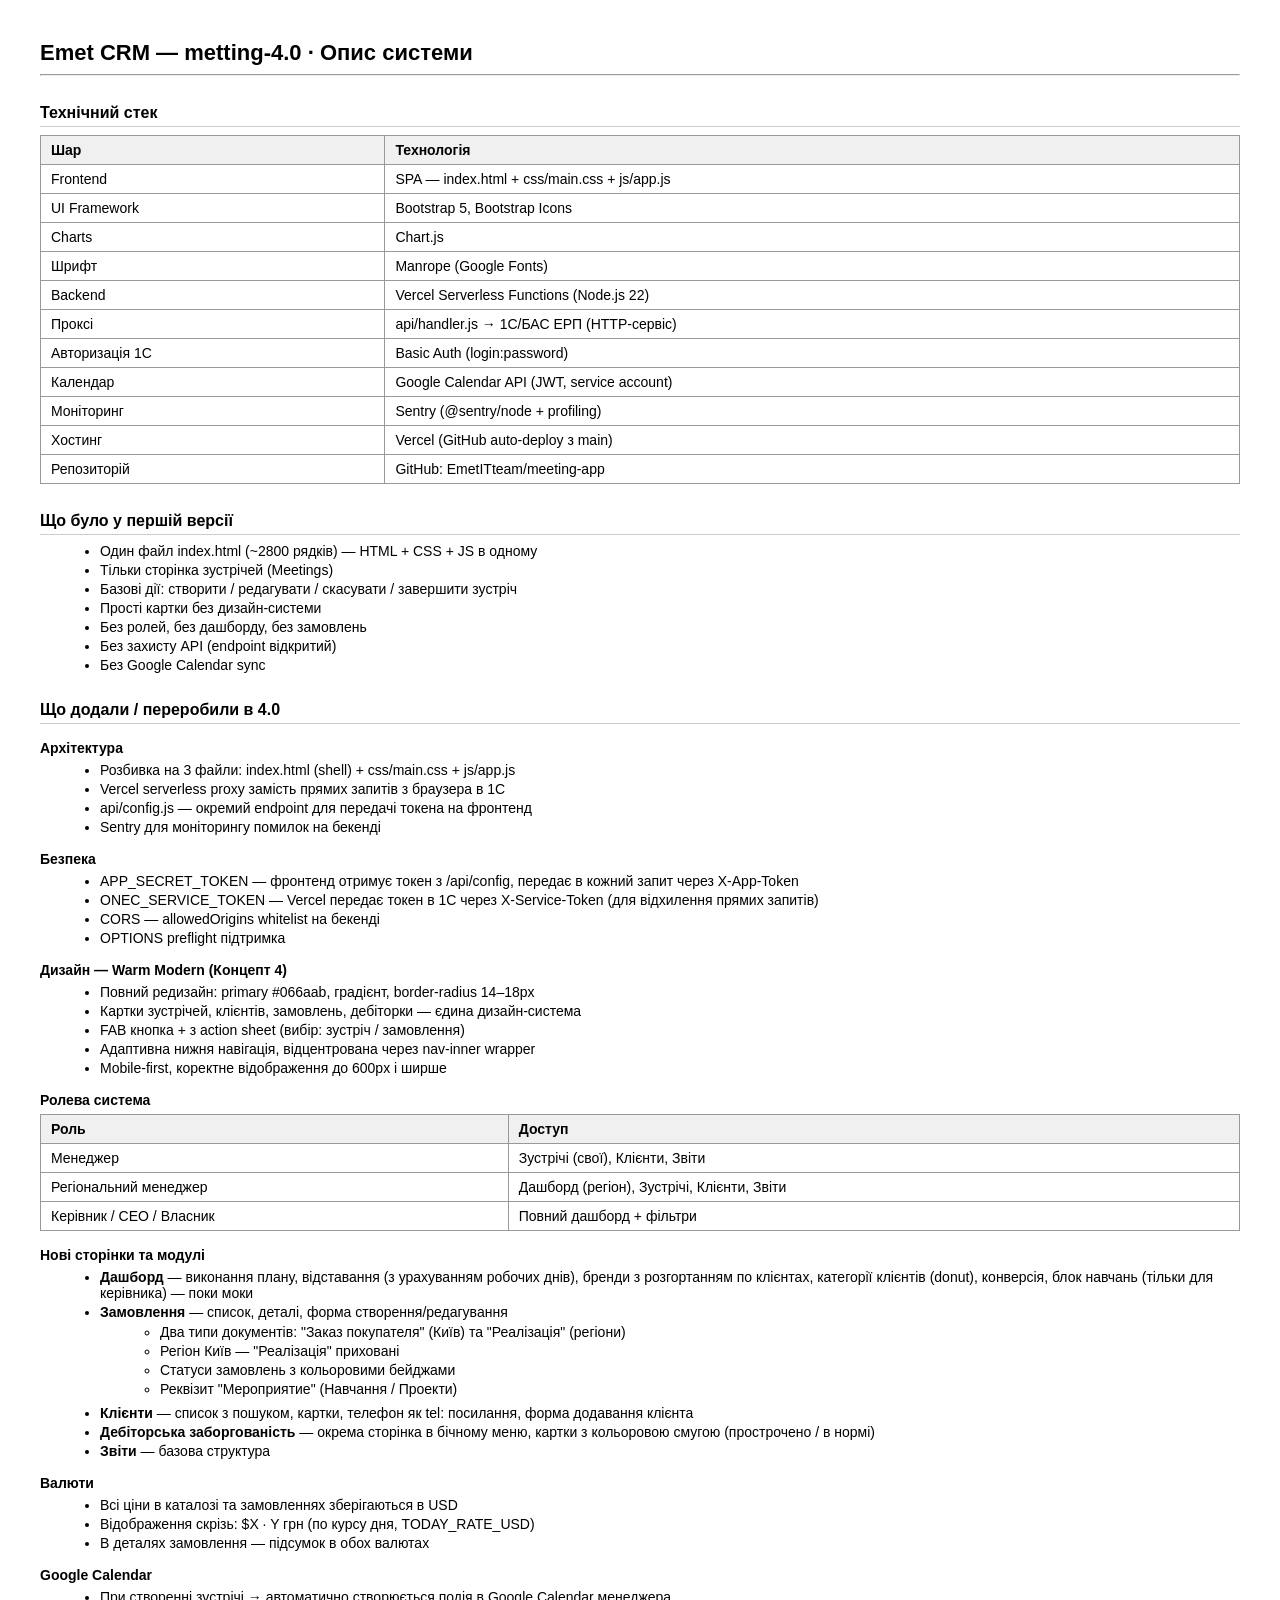
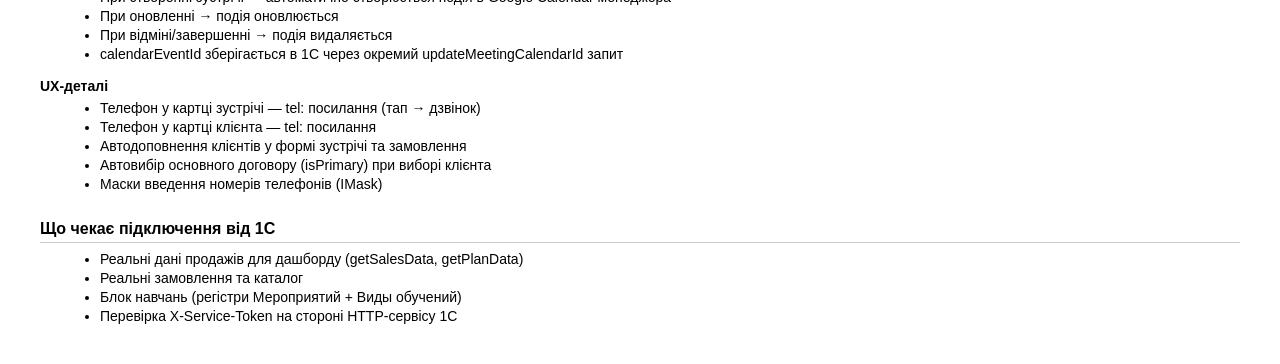
<file: emet-crm-description.html>
<!DOCTYPE html>
<html lang="uk">
<head>
<meta charset="UTF-8">
<title>Emet CRM — Опис системи</title>
<style>
  body { font-family: Arial, sans-serif; font-size: 14px; color: #000; background: #fff; margin: 40px; }
  h1 { font-size: 22px; margin-bottom: 8px; }
  h2 { font-size: 16px; margin-top: 28px; margin-bottom: 8px; border-bottom: 1px solid #ccc; padding-bottom: 4px; }
  h3 { font-size: 14px; margin-top: 16px; margin-bottom: 6px; }
  table { border-collapse: collapse; width: 100%; margin-bottom: 16px; }
  th, td { border: 1px solid #999; padding: 6px 10px; text-align: left; background: #fff; color: #000; }
  th { background: #f0f0f0; font-weight: bold; }
  ul { margin: 4px 0 8px 20px; }
  li { margin-bottom: 3px; }
  p { margin: 6px 0; }
</style>
</head>
<body>

<h1>Emet CRM — metting-4.0 · Опис системи</h1>
<hr>

<h2>Технічний стек</h2>
<table>
  <tr><th>Шар</th><th>Технологія</th></tr>
  <tr><td>Frontend</td><td>SPA — index.html + css/main.css + js/app.js</td></tr>
  <tr><td>UI Framework</td><td>Bootstrap 5, Bootstrap Icons</td></tr>
  <tr><td>Charts</td><td>Chart.js</td></tr>
  <tr><td>Шрифт</td><td>Manrope (Google Fonts)</td></tr>
  <tr><td>Backend</td><td>Vercel Serverless Functions (Node.js 22)</td></tr>
  <tr><td>Проксі</td><td>api/handler.js → 1С/БАС ЕРП (HTTP-сервіс)</td></tr>
  <tr><td>Авторизація 1С</td><td>Basic Auth (login:password)</td></tr>
  <tr><td>Календар</td><td>Google Calendar API (JWT, service account)</td></tr>
  <tr><td>Моніторинг</td><td>Sentry (@sentry/node + profiling)</td></tr>
  <tr><td>Хостинг</td><td>Vercel (GitHub auto-deploy з main)</td></tr>
  <tr><td>Репозиторій</td><td>GitHub: EmetITteam/meeting-app</td></tr>
</table>

<h2>Що було у першій версії</h2>
<ul>
  <li>Один файл index.html (~2800 рядків) — HTML + CSS + JS в одному</li>
  <li>Тільки сторінка зустрічей (Meetings)</li>
  <li>Базові дії: створити / редагувати / скасувати / завершити зустріч</li>
  <li>Прості картки без дизайн-системи</li>
  <li>Без ролей, без дашборду, без замовлень</li>
  <li>Без захисту API (endpoint відкритий)</li>
  <li>Без Google Calendar sync</li>
</ul>

<h2>Що додали / переробили в 4.0</h2>

<h3>Архітектура</h3>
<ul>
  <li>Розбивка на 3 файли: index.html (shell) + css/main.css + js/app.js</li>
  <li>Vercel serverless proxy замість прямих запитів з браузера в 1С</li>
  <li>api/config.js — окремий endpoint для передачі токена на фронтенд</li>
  <li>Sentry для моніторингу помилок на бекенді</li>
</ul>

<h3>Безпека</h3>
<ul>
  <li>APP_SECRET_TOKEN — фронтенд отримує токен з /api/config, передає в кожний запит через X-App-Token</li>
  <li>ONEC_SERVICE_TOKEN — Vercel передає токен в 1С через X-Service-Token (для відхилення прямих запитів)</li>
  <li>CORS — allowedOrigins whitelist на бекенді</li>
  <li>OPTIONS preflight підтримка</li>
</ul>

<h3>Дизайн — Warm Modern (Концепт 4)</h3>
<ul>
  <li>Повний редизайн: primary #066aab, градієнт, border-radius 14–18px</li>
  <li>Картки зустрічей, клієнтів, замовлень, дебіторки — єдина дизайн-система</li>
  <li>FAB кнопка + з action sheet (вибір: зустріч / замовлення)</li>
  <li>Адаптивна нижня навігація, відцентрована через nav-inner wrapper</li>
  <li>Mobile-first, коректне відображення до 600px і ширше</li>
</ul>

<h3>Ролева система</h3>
<table>
  <tr><th>Роль</th><th>Доступ</th></tr>
  <tr><td>Менеджер</td><td>Зустрічі (свої), Клієнти, Звіти</td></tr>
  <tr><td>Регіональний менеджер</td><td>Дашборд (регіон), Зустрічі, Клієнти, Звіти</td></tr>
  <tr><td>Керівник / CEO / Власник</td><td>Повний дашборд + фільтри</td></tr>
</table>

<h3>Нові сторінки та модулі</h3>
<ul>
  <li><b>Дашборд</b> — виконання плану, відставання (з урахуванням робочих днів), бренди з розгортанням по клієнтах, категорії клієнтів (donut), конверсія, блок навчань (тільки для керівника) — поки моки</li>
  <li><b>Замовлення</b> — список, деталі, форма створення/редагування
    <ul>
      <li>Два типи документів: "Заказ покупателя" (Київ) та "Реалізація" (регіони)</li>
      <li>Регіон Київ — "Реалізація" приховані</li>
      <li>Статуси замовлень з кольоровими бейджами</li>
      <li>Реквізит "Мероприятие" (Навчання / Проекти)</li>
    </ul>
  </li>
  <li><b>Клієнти</b> — список з пошуком, картки, телефон як tel: посилання, форма додавання клієнта</li>
  <li><b>Дебіторська заборгованість</b> — окрема сторінка в бічному меню, картки з кольоровою смугою (прострочено / в нормі)</li>
  <li><b>Звіти</b> — базова структура</li>
</ul>

<h3>Валюти</h3>
<ul>
  <li>Всі ціни в каталозі та замовленнях зберігаються в USD</li>
  <li>Відображення скрізь: $X · Y грн (по курсу дня, TODAY_RATE_USD)</li>
  <li>В деталях замовлення — підсумок в обох валютах</li>
</ul>

<h3>Google Calendar</h3>
<ul>
  <li>При створенні зустрічі → автоматично створюється подія в Google Calendar менеджера</li>
  <li>При оновленні → подія оновлюється</li>
  <li>При відміні/завершенні → подія видаляється</li>
  <li>calendarEventId зберігається в 1С через окремий updateMeetingCalendarId запит</li>
</ul>

<h3>UX-деталі</h3>
<ul>
  <li>Телефон у картці зустрічі — tel: посилання (тап → дзвінок)</li>
  <li>Телефон у картці клієнта — tel: посилання</li>
  <li>Автодоповнення клієнтів у формі зустрічі та замовлення</li>
  <li>Автовибір основного договору (isPrimary) при виборі клієнта</li>
  <li>Маски введення номерів телефонів (IMask)</li>
</ul>

<h2>Що чекає підключення від 1С</h2>
<ul>
  <li>Реальні дані продажів для дашборду (getSalesData, getPlanData)</li>
  <li>Реальні замовлення та каталог</li>
  <li>Блок навчань (регістри Мероприятий + Виды обучений)</li>
  <li>Перевірка X-Service-Token на стороні HTTP-сервісу 1С</li>
</ul>

</body>
</html>
</file>
